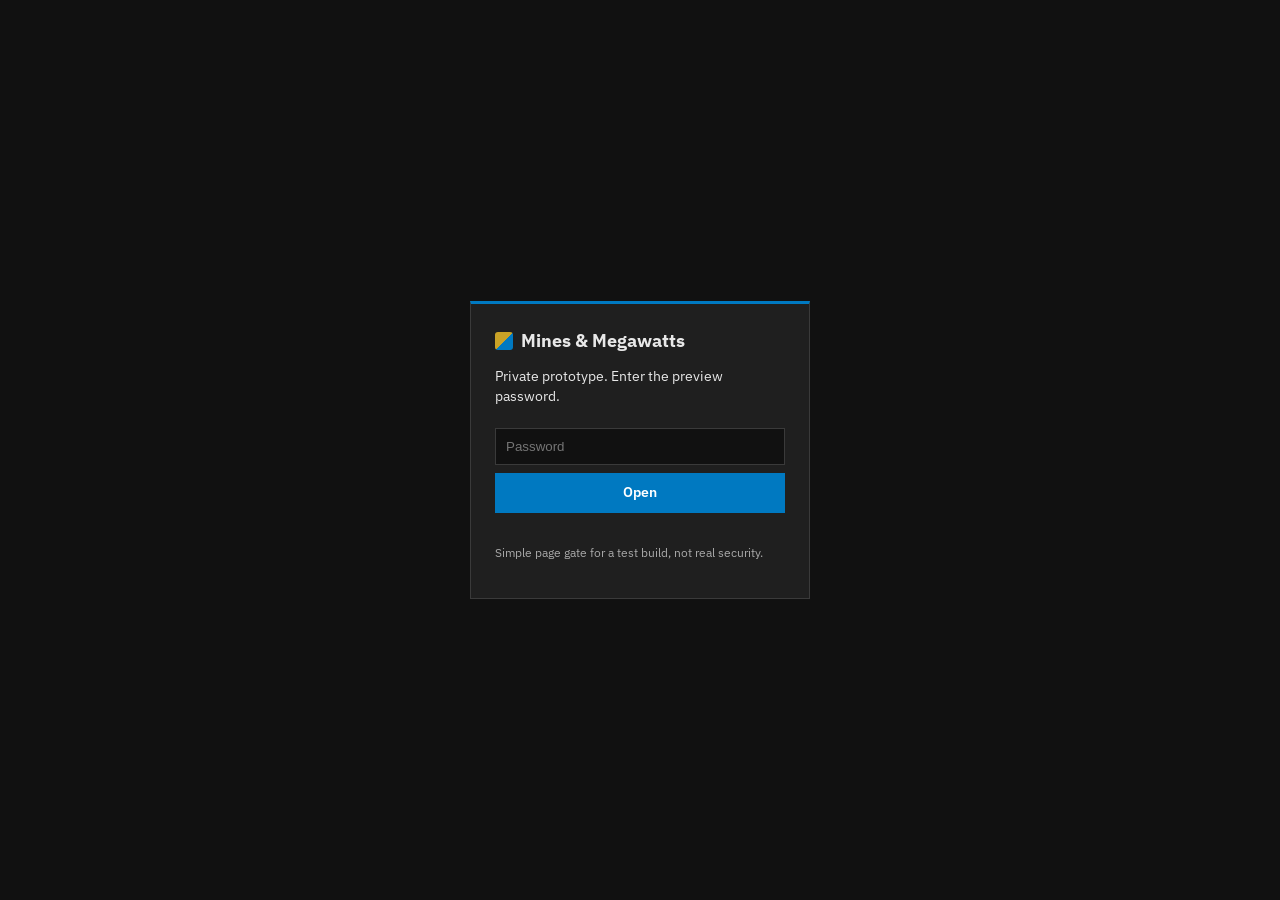
<file: y9yybb01e54s460W/index.html>
<!doctype html>
<html lang="en">
<head>
<meta charset="utf-8">
<meta http-equiv="Cache-Control" content="no-cache, no-store, must-revalidate">
<meta http-equiv="Pragma" content="no-cache">
<meta http-equiv="Expires" content="0">
<meta name="viewport" content="width=device-width,initial-scale=1,viewport-fit=cover">
<meta name="robots" content="noindex,nofollow,noarchive">
<title>Mines &amp; Megawatts · West Virginia (private prototype)</title>
<link rel="icon" href="data:image/svg+xml,%3Csvg xmlns=%22http://www.w3.org/2000/svg%22 viewBox=%220 0 16 16%22%3E%3Cpath d=%22M0 0h16L0 16z%22 fill=%22%23c9a227%22/%3E%3Cpath d=%22M16 0v16H0z%22 fill=%22%230079c1%22/%3E%3C/svg%3E">
<link rel="stylesheet" href="vendor/maplibre-gl.css">
<link rel="stylesheet" href="app.css?v=0bc0e6dcd1">
</head>
<body>
<div id="gate" role="dialog" aria-modal="true" aria-labelledby="gate-t">
  <form id="gate-f" autocomplete="off">
    <div class="brand"><span class="mark" aria-hidden="true"></span><b id="gate-t">Mines &amp; Megawatts</b></div>
    <p>Private prototype. Enter the preview password.</p>
    <input id="gate-p" type="password" aria-label="Preview password" placeholder="Password" required>
    <button type="submit">Open</button>
    <p id="gate-e" class="err" role="alert"></p>
    <p class="fine">Simple page gate for a test build, not real security.</p>
  </form>
</div>

<header id="top">
  <button id="btn-panel" class="iconbtn" aria-label="Show or hide layers panel" aria-expanded="true">
    <svg viewBox="0 0 24 24"><path d="M3 6h18M3 12h18M3 18h18"/></svg></button>
  <span class="mark" aria-hidden="true"></span>
  <h1>Mines &amp; Megawatts <span class="sub">West Virginia</span></h1>
  <span class="badge">Prototype</span>
  <div id="viewsw" role="group" aria-label="Map view">
    <button type="button" data-view="wv" class="on" aria-pressed="true" title="West Virginia: every layer">WV</button><button type="button" data-view="us" aria-pressed="false" title="United States: data centers by state">US</button>
  </div>
  <span class="grow"></span>
  <button id="btn-search" class="iconbtn" aria-label="Search places, data centers, mines and wells" aria-expanded="false" aria-controls="search" title="Search (/)">
    <svg viewBox="0 0 24 24"><circle cx="11" cy="11" r="7"/><path d="M20 20l-4.2-4.2"/></svg></button>
  <button id="btn-about" class="textbtn" aria-label="Sources and credits"><span class="lbl">Sources</span><svg viewBox="0 0 24 24" aria-hidden="true"><circle cx="12" cy="12" r="9"/><path d="M12 11v6M12 7.5v.5"/></svg></button>
</header>

<div id="cards" aria-label="Key numbers"></div>
<div id="scope"></div>

<aside id="panel" aria-label="Layers and sections">
  <div class="sheet-handle" id="panel-handle"><span></span></div>
  <div class="tabs" role="tablist">
    <button role="tab" class="tab on" data-tab="layers" aria-selected="true">Layers</button>
    <button role="tab" class="tab" data-tab="charts" aria-selected="false">Charts</button>
  </div>
  <div id="sections" class="tabpane on" data-pane="layers"></div>
  <div id="us-sections" class="tabpane on" data-pane="layers"></div>
  <div id="charts-m" class="tabpane" data-pane="charts"></div>
</aside>

<div id="map" aria-label="Map"></div>

<div id="search" role="dialog" aria-label="Search" hidden>
  <div class="sx-bar">
    <svg viewBox="0 0 24 24" aria-hidden="true"><circle cx="11" cy="11" r="7"/><path d="M20 20l-4.2-4.2"/></svg>
    <input id="sx-q" type="search" role="combobox" aria-autocomplete="list" aria-expanded="true" aria-controls="sx-r" autocomplete="off" autocapitalize="off" spellcheck="false" placeholder="State, county, town, data center, mine, charging, well API…" enterkeyhint="search">
    <button id="sx-x" class="iconbtn" aria-label="Close search"><svg viewBox="0 0 24 24"><path d="M6 6l12 12M18 6L6 18"/></svg></button>
  </div>
  <ul id="sx-r" role="listbox" aria-label="Search results"></ul>
  <p class="sx-foot">Searches the data inside the app. Towns and counties: U.S. Census 2024 Gazetteer.</p>
</div>

<div id="offline" role="status" hidden><b>You're offline.</b> The map background and terrain need an internet connection. Reconnect, then <button id="offline-retry" type="button">Retry</button></div>

<div id="legend" class="box"><button id="legend-h" aria-expanded="true">Legend</button><div id="legend-b"></div></div>

<section id="charts" class="box" aria-label="Charts"></section>

<aside id="detail" class="box" aria-live="polite" hidden></aside>

<div id="about" role="dialog" aria-modal="true" hidden></div>

<div id="disc">For information only. <b>Not for engineering, legal, or investment decisions.</b> Estimates are labeled. ⚠ = unverified.</div>

<script src="vendor/maplibre-gl.js"></script>
<script src="app.js?v=0bc0e6dcd1"></script>
</body>
</html>
</file>
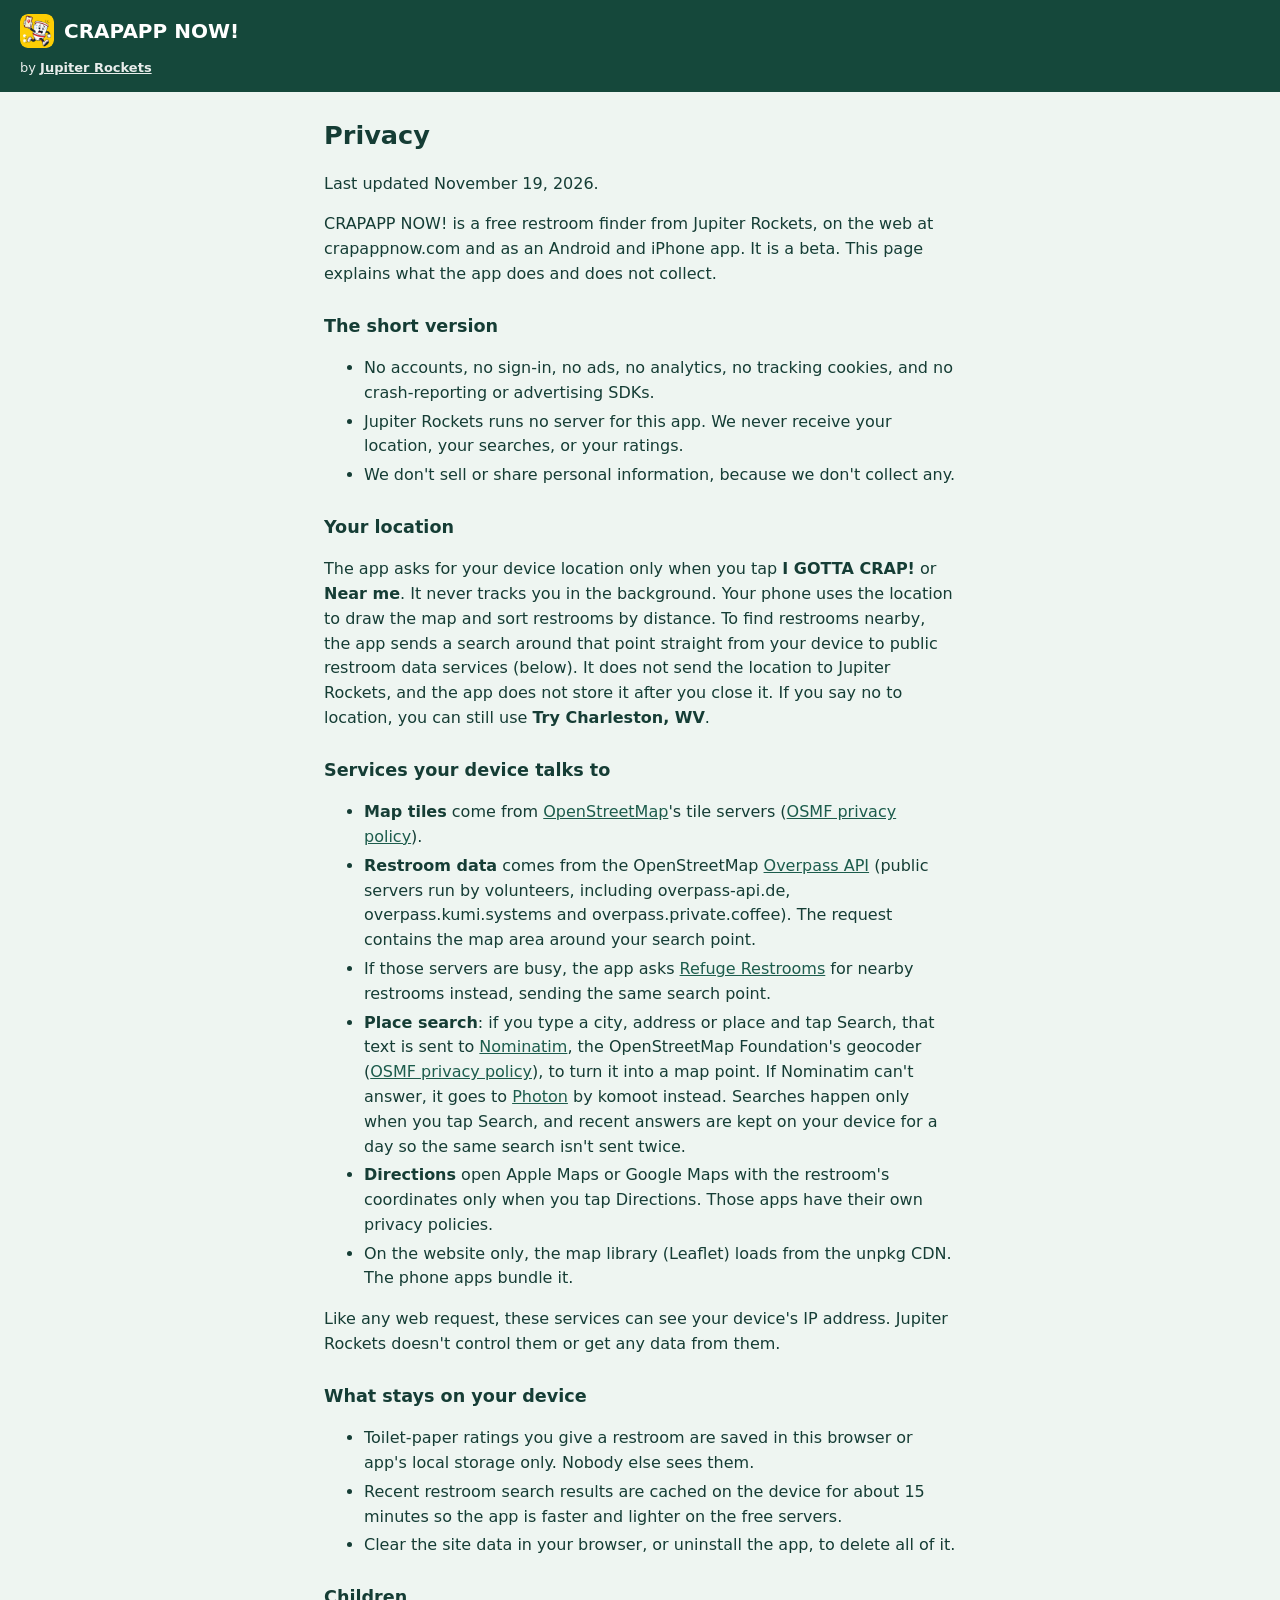
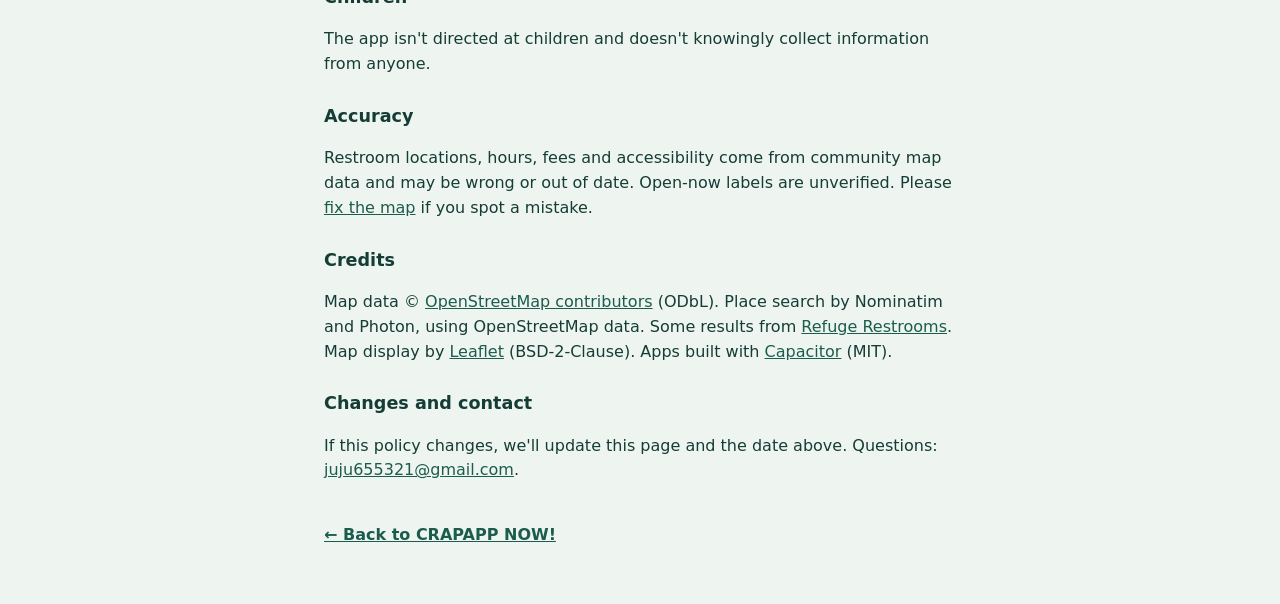
<file: 47xu24ry94qr7gnl/privacy.html>
<!doctype html>
<html lang="en">
<head>
  <meta charset="UTF-8">
  <meta name="robots" content="noindex,nofollow">
  <meta name="viewport" content="width=device-width,initial-scale=1,viewport-fit=cover">
  <meta name="theme-color" content="#15483b">
  <title>Privacy · CRAPAPP NOW!</title>
  <meta name="description" content="Privacy policy for CRAPAPP NOW! No accounts, no tracking, no ads. Your location is used to find restrooms and is never sent to us.">
  <link rel="icon" type="image/png" href="icons/favicon.png">
  <link rel="apple-touch-icon" href="icons/apple-touch-icon.png">
  <link rel="canonical" href="https://crapappnow.com/privacy.html">
  <style>
    *{box-sizing:border-box}
    body{margin:0;font:16px/1.55 system-ui,"Segoe UI",sans-serif;color:#153d35;background:#eef5f1}
    header{background:#15483b;color:#fff;padding:calc(14px + env(safe-area-inset-top,0px)) max(20px,calc(env(safe-area-inset-right,0px) + 8px)) 14px max(20px,calc(env(safe-area-inset-left,0px) + 8px))}
    header a{color:#fff;text-decoration:none;font-weight:800;font-size:1.25rem}
    header a.brand{display:inline-flex;align-items:center;gap:10px}
    header a.brand img{border-radius:8px;flex:none}
    header p{margin:2px 0 0;font-size:13px;opacity:.9}
    header p a{font-size:inherit;font-weight:600;text-decoration:underline}
    main{max-width:42rem;margin:0 auto;padding:24px max(20px,calc(env(safe-area-inset-right,0px) + 8px)) calc(56px + env(safe-area-inset-bottom,0px)) max(20px,calc(env(safe-area-inset-left,0px) + 8px))}
    h1{font-size:1.6rem;margin:0 0 6px}
    h2{font-size:1.1rem;margin:26px 0 8px}
    a{color:#1c5c4c}
    li{margin:4px 0}
    .back{display:inline-block;margin-top:24px;font-weight:700}
  </style>
</head>
<body>
  <header>
    <a class="brand" href="./"><img src="icons/logo-header.png" width="34" height="34" alt="">CRAPAPP NOW!</a>
    <p>by <a href="https://www.jupiterrockets.com/">Jupiter Rockets</a></p>
  </header>
  <main>
    <h1>Privacy</h1>
    <p>Last updated November 19, 2026.</p>
    <p>CRAPAPP NOW! is a free restroom finder from Jupiter Rockets, on the web at crapappnow.com and as an Android and iPhone app. It is a beta. This page explains what the app does and does not collect.</p>

    <h2>The short version</h2>
    <ul>
      <li>No accounts, no sign-in, no ads, no analytics, no tracking cookies, and no crash-reporting or advertising SDKs.</li>
      <li>Jupiter Rockets runs no server for this app. We never receive your location, your searches, or your ratings.</li>
      <li>We don't sell or share personal information, because we don't collect any.</li>
    </ul>

    <h2>Your location</h2>
    <p>The app asks for your device location only when you tap <b>I GOTTA CRAP!</b> or <b>Near me</b>. It never tracks you in the background. Your phone uses the location to draw the map and sort restrooms by distance. To find restrooms nearby, the app sends a search around that point straight from your device to public restroom data services (below). It does not send the location to Jupiter Rockets, and the app does not store it after you close it. If you say no to location, you can still use <b>Try Charleston, WV</b>.</p>

    <h2>Services your device talks to</h2>
    <ul>
      <li><b>Map tiles</b> come from <a href="https://www.openstreetmap.org/">OpenStreetMap</a>'s tile servers (<a href="https://osmfoundation.org/wiki/Privacy_Policy">OSMF privacy policy</a>).</li>
      <li><b>Restroom data</b> comes from the OpenStreetMap <a href="https://wiki.openstreetmap.org/wiki/Overpass_API">Overpass API</a> (public servers run by volunteers, including overpass-api.de, overpass.kumi.systems and overpass.private.coffee). The request contains the map area around your search point.</li>
      <li>If those servers are busy, the app asks <a href="https://www.refugerestrooms.org/">Refuge Restrooms</a> for nearby restrooms instead, sending the same search point.</li>
      <li><b>Place search</b>: if you type a city, address or place and tap Search, that text is sent to <a href="https://nominatim.org/">Nominatim</a>, the OpenStreetMap Foundation's geocoder (<a href="https://osmfoundation.org/wiki/Privacy_Policy">OSMF privacy policy</a>), to turn it into a map point. If Nominatim can't answer, it goes to <a href="https://photon.komoot.io/">Photon</a> by komoot instead. Searches happen only when you tap Search, and recent answers are kept on your device for a day so the same search isn't sent twice.</li>
      <li><b>Directions</b> open Apple Maps or Google Maps with the restroom's coordinates only when you tap Directions. Those apps have their own privacy policies.</li>
      <li>On the website only, the map library (Leaflet) loads from the unpkg CDN. The phone apps bundle it.</li>
    </ul>
    <p>Like any web request, these services can see your device's IP address. Jupiter Rockets doesn't control them or get any data from them.</p>

    <h2>What stays on your device</h2>
    <ul>
      <li>Toilet-paper ratings you give a restroom are saved in this browser or app's local storage only. Nobody else sees them.</li>
      <li>Recent restroom search results are cached on the device for about 15 minutes so the app is faster and lighter on the free servers.</li>
      <li>Clear the site data in your browser, or uninstall the app, to delete all of it.</li>
    </ul>

    <h2>Children</h2>
    <p>The app isn't directed at children and doesn't knowingly collect information from anyone.</p>

    <h2>Accuracy</h2>
    <p>Restroom locations, hours, fees and accessibility come from community map data and may be wrong or out of date. Open-now labels are unverified. Please <a href="https://www.openstreetmap.org/fixthemap">fix the map</a> if you spot a mistake.</p>

    <h2>Credits</h2>
    <p>Map data © <a href="https://www.openstreetmap.org/copyright">OpenStreetMap contributors</a> (ODbL). Place search by Nominatim and Photon, using OpenStreetMap data. Some results from <a href="https://www.refugerestrooms.org/">Refuge Restrooms</a>. Map display by <a href="https://leafletjs.com/">Leaflet</a> (BSD-2-Clause). Apps built with <a href="https://capacitorjs.com/">Capacitor</a> (MIT).</p>

    <h2>Changes and contact</h2>
    <p>If this policy changes, we'll update this page and the date above. Questions: <a href="mailto:juju655321@gmail.com">juju655321@gmail.com</a>.</p>
    <a class="back" href="./">← Back to CRAPAPP NOW!</a>
  </main>
</body>
</html>
</file>
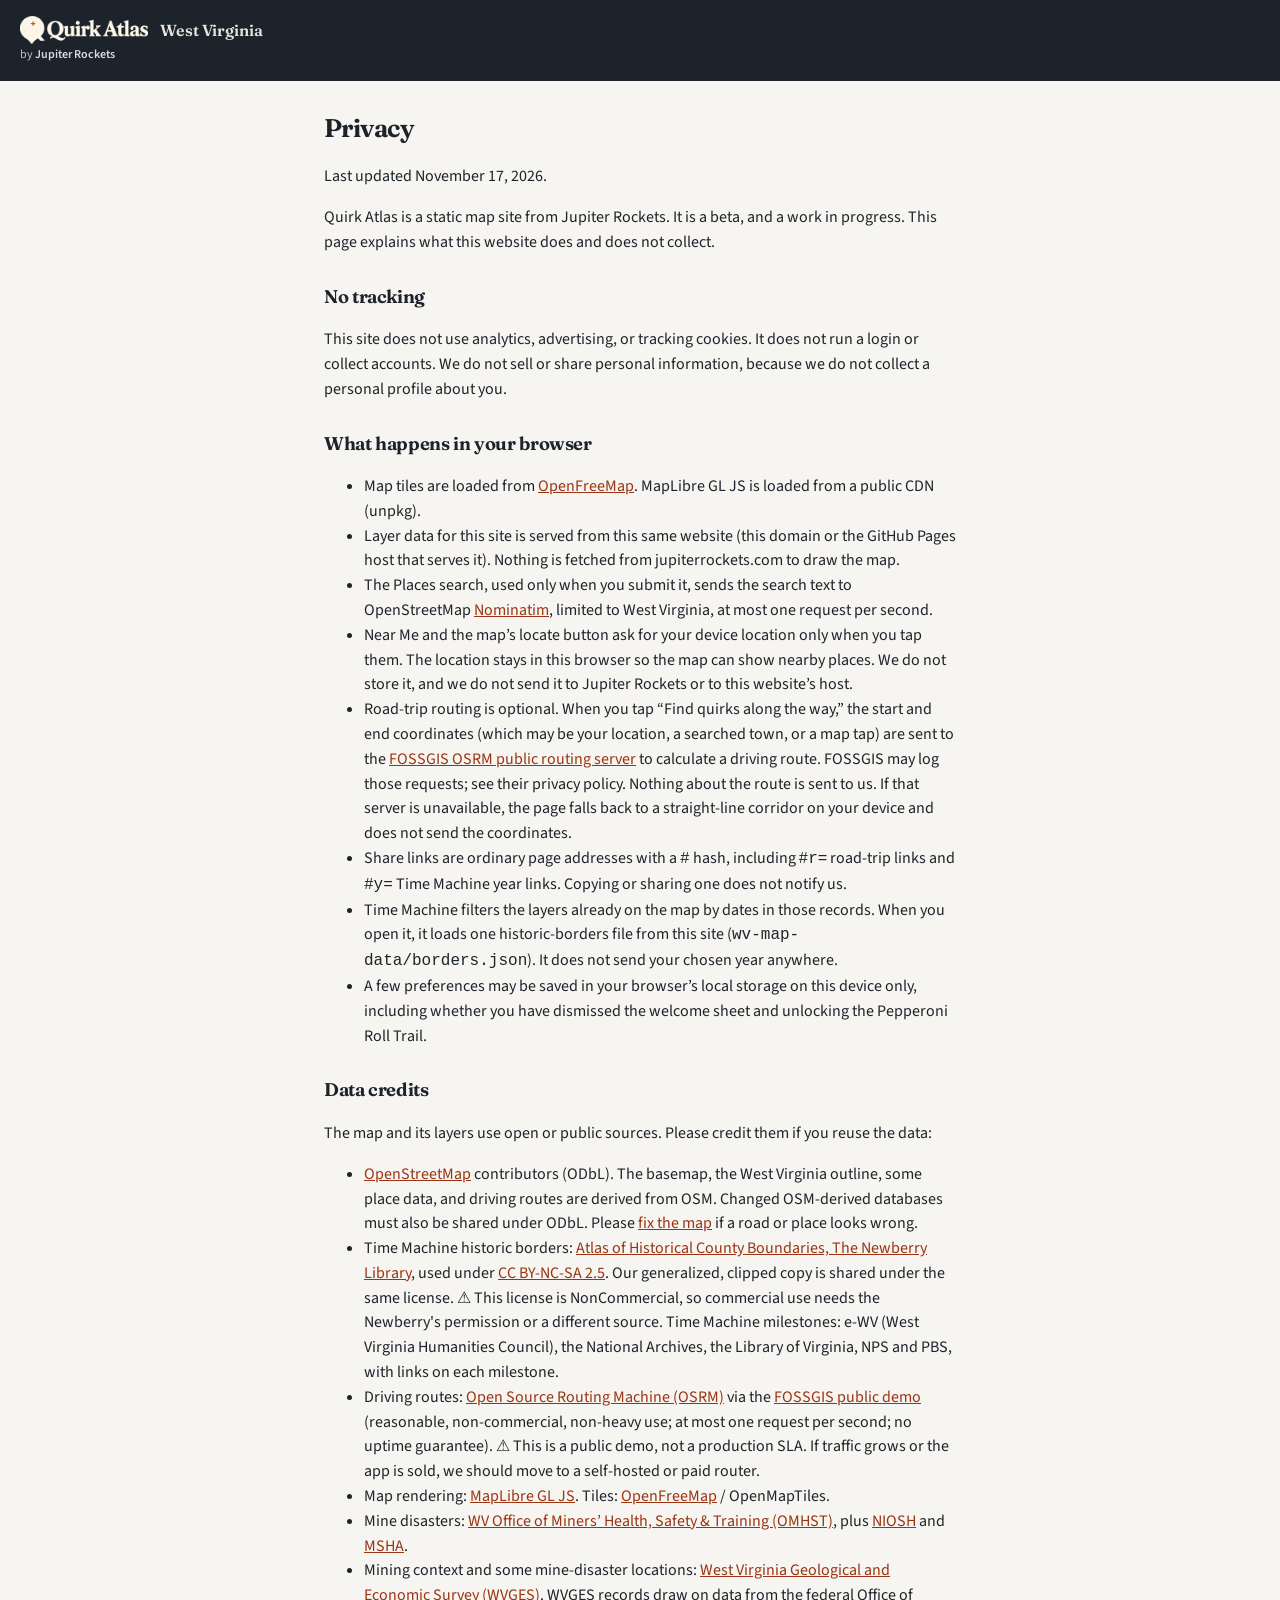
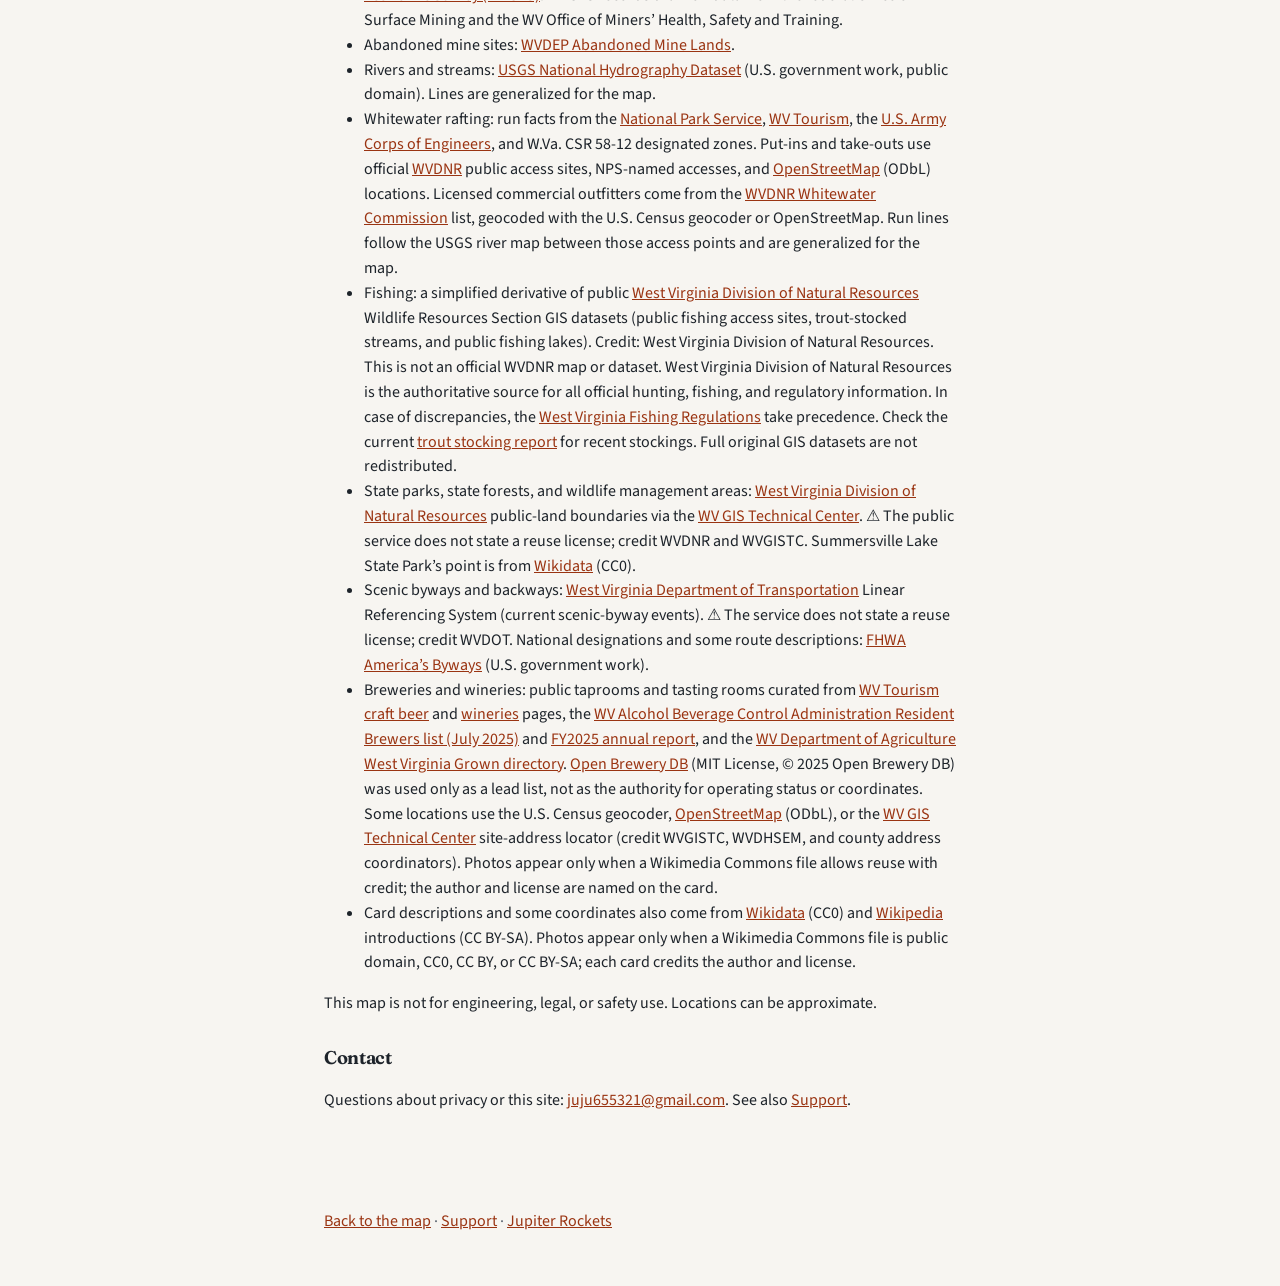
<file: epb9y7r6ysazldfn/privacy.html>
<!doctype html>
<html lang="en">
<head>
<meta charset="utf-8">
<meta name="viewport" content="width=device-width, initial-scale=1">
<title>Privacy · Quirk Atlas</title>
<meta name="description" content="Privacy policy for Quirk Atlas. This site does not use tracking, analytics, or advertising cookies.">
<link rel="icon" href="favicon.ico" sizes="any">
<link rel="icon" type="image/png" sizes="32x32" href="favicon-32.png">
<link rel="apple-touch-icon" href="apple-touch-icon.png">
<link rel="canonical" href="https://quirkatlas.com/privacy.html">
<style>
*{box-sizing:border-box}
@font-face{font-family:Fraunces;font-style:normal;font-weight:400 700;font-display:swap;src:url(fonts/Fraunces-latin-variable.woff2) format("woff2")}
@font-face{font-family:"Source Sans 3";font-style:normal;font-weight:400 700;font-display:swap;src:url(fonts/SourceSans3-latin-variable.woff2) format("woff2")}
body{margin:0;font-family:"Source Sans 3",system-ui,-apple-system,Segoe UI,Roboto,sans-serif;color:#1d232a;background:#f7f5f1;line-height:1.55}
header{background:#1d232a;color:#f7f5f1;padding:16px 20px}
header a{color:#f7f5f1;text-decoration:none;font-family:Fraunces,Georgia,serif;font-weight:650;font-size:1.15rem}
header a.brand-link{display:flex;align-items:center;gap:12px;width:fit-content}
header a.brand-link img{height:28px;width:auto;display:block}
header a.brand-link .place{font-size:1rem;font-weight:600;opacity:.92}
header .by{font-size:12px;color:#b9c0c7;margin:2px 0 0;font-family:"Source Sans 3",system-ui,sans-serif;font-weight:400}
header .by a{color:#d7dde2;font-family:inherit;font-weight:600;font-size:inherit}
h1,h2{font-family:Fraunces,Georgia,serif;font-weight:650;letter-spacing:-0.02em}
a{color:#9A3412}
main{max-width:42rem;margin:0 auto;padding:28px 20px 64px}
h1{font-size:1.6rem;margin:0 0 8px}
h2{font-size:1.15rem;margin:28px 0 8px}
p,li{font-size:16px}
footer{max-width:42rem;margin:0 auto;padding:0 20px 40px;font-size:13px;color:#5a6470}
</style>
</head>
<body>
<header>
  <a href="index.html" class="brand-link"><img src="brand/wordmark-on-dark.png" alt="Quirk Atlas" width="128" height="28"><span class="place">West Virginia</span></a>
  <p class="by">by <a href="https://www.jupiterrockets.com/">Jupiter Rockets</a></p>
</header>
<main>
  <h1>Privacy</h1>
  <p>Last updated November 17, 2026.</p>
  <p>Quirk Atlas is a static map site from Jupiter Rockets. It is a beta, and a work in progress. This page explains what this website does and does not collect.</p>

  <h2>No tracking</h2>
  <p>This site does not use analytics, advertising, or tracking cookies. It does not run a login or collect accounts. We do not sell or share personal information, because we do not collect a personal profile about you.</p>

  <h2>What happens in your browser</h2>
  <ul>
    <li>Map tiles are loaded from <a href="https://openfreemap.org/">OpenFreeMap</a>. MapLibre GL JS is loaded from a public CDN (unpkg).</li>
    <li>Layer data for this site is served from this same website (this domain or the GitHub Pages host that serves it). Nothing is fetched from jupiterrockets.com to draw the map.</li>
    <li>The Places search, used only when you submit it, sends the search text to OpenStreetMap <a href="https://operations.osmfoundation.org/policies/nominatim/">Nominatim</a>, limited to West Virginia, at most one request per second.</li>
    <li>Near Me and the map’s locate button ask for your device location only when you tap them. The location stays in this browser so the map can show nearby places. We do not store it, and we do not send it to Jupiter Rockets or to this website’s host.</li>
    <li>Road-trip routing is optional. When you tap “Find quirks along the way,” the start and end coordinates (which may be your location, a searched town, or a map tap) are sent to the <a href="https://routing.openstreetmap.de/about.html">FOSSGIS OSRM public routing server</a> to calculate a driving route. FOSSGIS may log those requests; see their privacy policy. Nothing about the route is sent to us. If that server is unavailable, the page falls back to a straight-line corridor on your device and does not send the coordinates.</li>
    <li>Share links are ordinary page addresses with a <code>#</code> hash, including <code>#r=</code> road-trip links and <code>#y=</code> Time Machine year links. Copying or sharing one does not notify us.</li>
    <li>Time Machine filters the layers already on the map by dates in those records. When you open it, it loads one historic-borders file from this site (<code>wv-map-data/borders.json</code>). It does not send your chosen year anywhere.</li>
    <li>A few preferences may be saved in your browser’s local storage on this device only, including whether you have dismissed the welcome sheet and unlocking the Pepperoni Roll Trail.</li>
  </ul>

  <h2>Data credits</h2>
  <p>The map and its layers use open or public sources. Please credit them if you reuse the data:</p>
  <ul>
    <li><a href="https://www.openstreetmap.org/copyright">OpenStreetMap</a> contributors (ODbL). The basemap, the West Virginia outline, some place data, and driving routes are derived from OSM. Changed OSM-derived databases must also be shared under ODbL. Please <a href="https://www.openstreetmap.org/fixthemap">fix the map</a> if a road or place looks wrong.</li>
    <li>Time Machine historic borders: <a href="https://publications.newberry.org/ahcb/">Atlas of Historical County Boundaries, The Newberry Library</a>, used under <a href="https://creativecommons.org/licenses/by-nc-sa/2.5/">CC BY-NC-SA 2.5</a>. Our generalized, clipped copy is shared under the same license. ⚠ This license is NonCommercial, so commercial use needs the Newberry's permission or a different source. Time Machine milestones: e-WV (West Virginia Humanities Council), the National Archives, the Library of Virginia, NPS and PBS, with links on each milestone.</li>
    <li>Driving routes: <a href="https://project-osrm.org/">Open Source Routing Machine (OSRM)</a> via the <a href="https://routing.openstreetmap.de/about.html">FOSSGIS public demo</a> (reasonable, non-commercial, non-heavy use; at most one request per second; no uptime guarantee). ⚠ This is a public demo, not a production SLA. If traffic grows or the app is sold, we should move to a self-hosted or paid router.</li>
    <li>Map rendering: <a href="https://maplibre.org/">MapLibre GL JS</a>. Tiles: <a href="https://openfreemap.org/">OpenFreeMap</a> / OpenMapTiles.</li>
    <li>Mine disasters: <a href="https://minesafety.wv.gov/historical-statistical-data/wv-mine-disasters-1884-to-present/">WV Office of Miners’ Health, Safety &amp; Training (OMHST)</a>, plus <a href="https://wwwn.cdc.gov/NIOSH-Mining/MMWC/MineDisasters/Table">NIOSH</a> and <a href="https://www.msha.gov/data-and-reports/mine-data-retrieval-system">MSHA</a>.</li>
    <li>Mining context and some mine-disaster locations: <a href="https://www.wvgs.wvnet.edu/">West Virginia Geological and Economic Survey (WVGES)</a>. WVGES records draw on data from the federal Office of Surface Mining and the WV Office of Miners’ Health, Safety and Training.</li>
    <li>Abandoned mine sites: <a href="https://tagis.dep.wv.gov/home/gis%20data">WVDEP Abandoned Mine Lands</a>.</li>
    <li>Rivers and streams: <a href="https://www.usgs.gov/national-hydrography/national-hydrography-dataset">USGS National Hydrography Dataset</a> (U.S. government work, public domain). Lines are generalized for the map.</li>
    <li>Whitewater rafting: run facts from the <a href="https://www.nps.gov/neri/planyourvisit/whitewater.htm">National Park Service</a>, <a href="https://wvtourism.com/things-to-do/outdoor-adventures/whitewater-rafting/">WV Tourism</a>, the <a href="https://www.lrh-wc.usace.army.mil/wm/pages/wwsched.html">U.S. Army Corps of Engineers</a>, and W.Va. CSR 58-12 designated zones. Put-ins and take-outs use official <a href="https://wvdnr.gov/gis-mapping/">WVDNR</a> public access sites, NPS-named accesses, and <a href="https://www.openstreetmap.org/copyright">OpenStreetMap</a> (ODbL) locations. Licensed commercial outfitters come from the <a href="https://whitewater.wvdnr.gov/OutfittersAndGuides?Area=OutfittersAndGuides">WVDNR Whitewater Commission</a> list, geocoded with the U.S. Census geocoder or OpenStreetMap. Run lines follow the USGS river map between those access points and are generalized for the map.</li>
    <li>Fishing: a simplified derivative of public <a href="https://wvdnr.gov/gis-mapping/">West Virginia Division of Natural Resources</a> Wildlife Resources Section GIS datasets (public fishing access sites, trout-stocked streams, and public fishing lakes). Credit: West Virginia Division of Natural Resources. This is not an official WVDNR map or dataset. West Virginia Division of Natural Resources is the authoritative source for all official hunting, fishing, and regulatory information. In case of discrepancies, the <a href="https://wvdnr.gov/fishing/fishing-regulations/">West Virginia Fishing Regulations</a> take precedence. Check the current <a href="https://wvdnr.gov/fishing/fish-stocking/">trout stocking report</a> for recent stockings. Full original GIS datasets are not redistributed.</li>
    <li>State parks, state forests, and wildlife management areas: <a href="https://www.wvdnr.gov/">West Virginia Division of Natural Resources</a> public-land boundaries via the <a href="https://www.mapwv.gov/">WV GIS Technical Center</a>. ⚠ The public service does not state a reuse license; credit WVDNR and WVGISTC. Summersville Lake State Park’s point is from <a href="https://www.wikidata.org/">Wikidata</a> (CC0).</li>
    <li>Scenic byways and backways: <a href="https://transportation.wv.gov/">West Virginia Department of Transportation</a> Linear Referencing System (current scenic-byway events). ⚠ The service does not state a reuse license; credit WVDOT. National designations and some route descriptions: <a href="https://fhwaapps.fhwa.dot.gov/bywaysp/States/Show/WV">FHWA America’s Byways</a> (U.S. government work).</li>
    <li>Breweries and wineries: public taprooms and tasting rooms curated from <a href="https://wvtourism.com/things-to-do/arts-culture-history/dining-drinks/craft-beer/">WV Tourism craft beer</a> and <a href="https://wvtourism.com/wineries/">wineries</a> pages, the <a href="https://abca.wv.gov/media/32647/download?inline=">WV Alcohol Beverage Control Administration Resident Brewers list (July 2025)</a> and <a href="https://abca.wv.gov/media/32657/download?inline=">FY2025 annual report</a>, and the <a href="https://agriculture.wv.gov/wp-content/uploads/WVG-Directory-South-East.pdf">WV Department of Agriculture West Virginia Grown directory</a>. <a href="https://www.openbrewerydb.org/">Open Brewery DB</a> (MIT License, © 2025 Open Brewery DB) was used only as a lead list, not as the authority for operating status or coordinates. Some locations use the U.S. Census geocoder, <a href="https://www.openstreetmap.org/copyright">OpenStreetMap</a> (ODbL), or the <a href="https://www.mapwv.gov/">WV GIS Technical Center</a> site-address locator (credit WVGISTC, WVDHSEM, and county address coordinators). Photos appear only when a Wikimedia Commons file allows reuse with credit; the author and license are named on the card.</li>
    <li>Card descriptions and some coordinates also come from <a href="https://www.wikidata.org/">Wikidata</a> (CC0) and <a href="https://en.wikipedia.org/">Wikipedia</a> introductions (CC BY-SA). Photos appear only when a Wikimedia Commons file is public domain, CC0, CC BY, or CC BY-SA; each card credits the author and license.</li>
  </ul>
  <p>This map is not for engineering, legal, or safety use. Locations can be approximate.</p>

  <h2>Contact</h2>
  <p>Questions about privacy or this site: <a href="mailto:juju655321@gmail.com">juju655321@gmail.com</a>. See also <a href="support.html">Support</a>.</p>
</main>
<footer>
  <p><a href="index.html">Back to the map</a> · <a href="support.html">Support</a> · <a href="https://www.jupiterrockets.com/">Jupiter Rockets</a></p>
</footer>
</body>
</html>
</file>
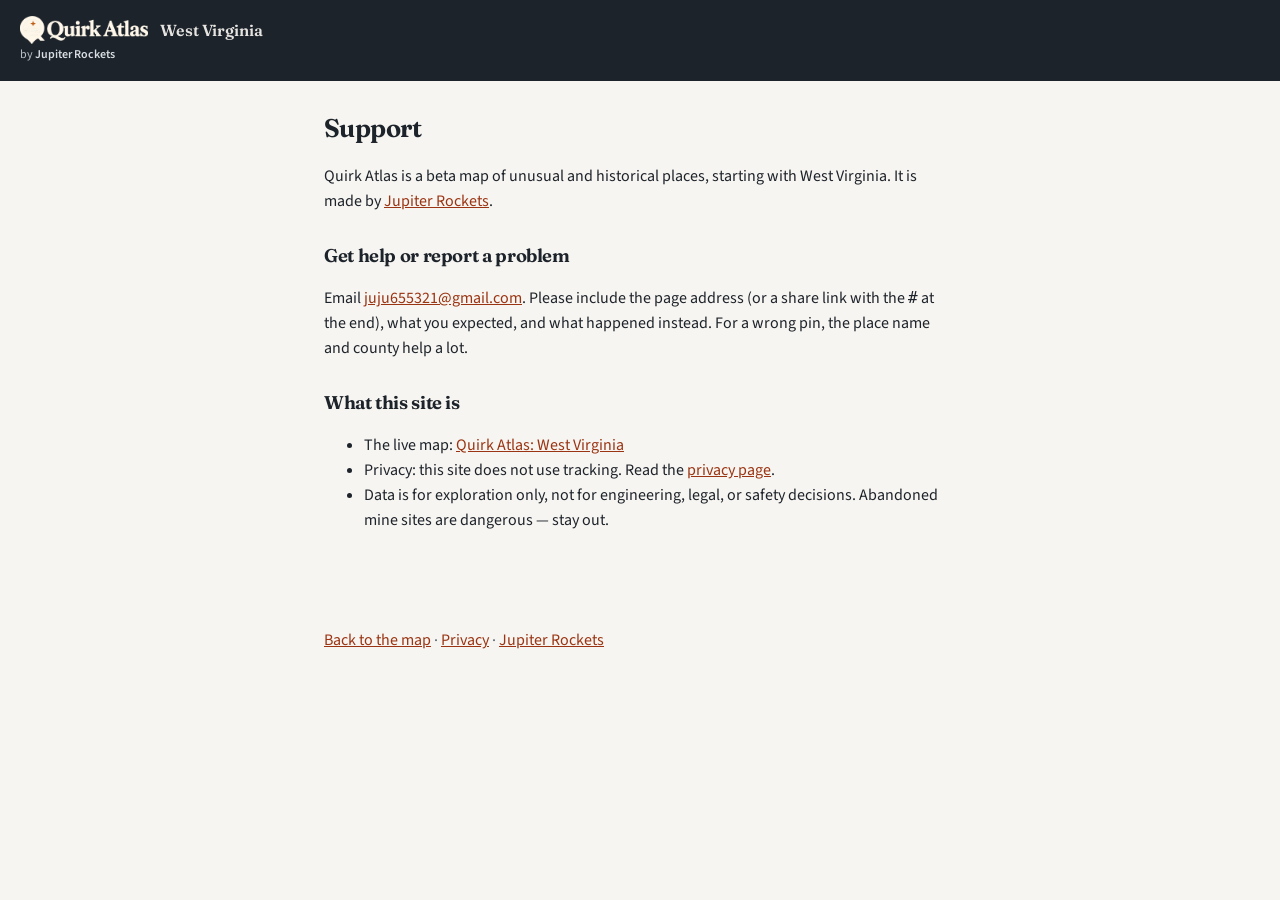
<file: epb9y7r6ysazldfn/support.html>
<!doctype html>
<html lang="en">
<head>
<meta charset="utf-8">
<meta name="viewport" content="width=device-width, initial-scale=1">
<title>Support · Quirk Atlas</title>
<meta name="description" content="How to get help with Quirk Atlas, report a map error, or reach Jupiter Rockets.">
<link rel="icon" href="favicon.ico" sizes="any">
<link rel="icon" type="image/png" sizes="32x32" href="favicon-32.png">
<link rel="apple-touch-icon" href="apple-touch-icon.png">
<link rel="canonical" href="https://quirkatlas.com/support.html">
<style>
*{box-sizing:border-box}
@font-face{font-family:Fraunces;font-style:normal;font-weight:400 700;font-display:swap;src:url(fonts/Fraunces-latin-variable.woff2) format("woff2")}
@font-face{font-family:"Source Sans 3";font-style:normal;font-weight:400 700;font-display:swap;src:url(fonts/SourceSans3-latin-variable.woff2) format("woff2")}
body{margin:0;font-family:"Source Sans 3",system-ui,-apple-system,Segoe UI,Roboto,sans-serif;color:#1d232a;background:#f7f5f1;line-height:1.55}
header{background:#1d232a;color:#f7f5f1;padding:16px 20px}
header a{color:#f7f5f1;text-decoration:none;font-family:Fraunces,Georgia,serif;font-weight:650;font-size:1.15rem}
header a.brand-link{display:flex;align-items:center;gap:12px;width:fit-content}
header a.brand-link img{height:28px;width:auto;display:block}
header a.brand-link .place{font-size:1rem;font-weight:600;opacity:.92}
header .by{font-size:12px;color:#b9c0c7;margin:2px 0 0;font-family:"Source Sans 3",system-ui,sans-serif;font-weight:400}
header .by a{color:#d7dde2;font-family:inherit;font-weight:600;font-size:inherit}
h1,h2{font-family:Fraunces,Georgia,serif;font-weight:650;letter-spacing:-0.02em}
a{color:#9A3412}
main{max-width:42rem;margin:0 auto;padding:28px 20px 64px}
h1{font-size:1.6rem;margin:0 0 8px}
h2{font-size:1.15rem;margin:28px 0 8px}
p,li{font-size:16px}
footer{max-width:42rem;margin:0 auto;padding:0 20px 40px;font-size:13px;color:#5a6470}
</style>
</head>
<body>
<header>
  <a href="index.html" class="brand-link"><img src="brand/wordmark-on-dark.png" alt="Quirk Atlas" width="128" height="28"><span class="place">West Virginia</span></a>
  <p class="by">by <a href="https://www.jupiterrockets.com/">Jupiter Rockets</a></p>
</header>
<main>
  <h1>Support</h1>
  <p>Quirk Atlas is a beta map of unusual and historical places, starting with West Virginia. It is made by <a href="https://www.jupiterrockets.com/">Jupiter Rockets</a>.</p>

  <h2>Get help or report a problem</h2>
  <p>Email <a href="mailto:juju655321@gmail.com">juju655321@gmail.com</a>. Please include the page address (or a share link with the <code>#</code> at the end), what you expected, and what happened instead. For a wrong pin, the place name and county help a lot.</p>

  <h2>What this site is</h2>
  <ul>
    <li>The live map: <a href="index.html">Quirk Atlas: West Virginia</a></li>
    <li>Privacy: this site does not use tracking. Read the <a href="privacy.html">privacy page</a>.</li>
    <li>Data is for exploration only, not for engineering, legal, or safety decisions. Abandoned mine sites are dangerous — stay out.</li>
  </ul>
</main>
<footer>
  <p><a href="index.html">Back to the map</a> · <a href="privacy.html">Privacy</a> · <a href="https://www.jupiterrockets.com/">Jupiter Rockets</a></p>
</footer>
</body>
</html>
</file>
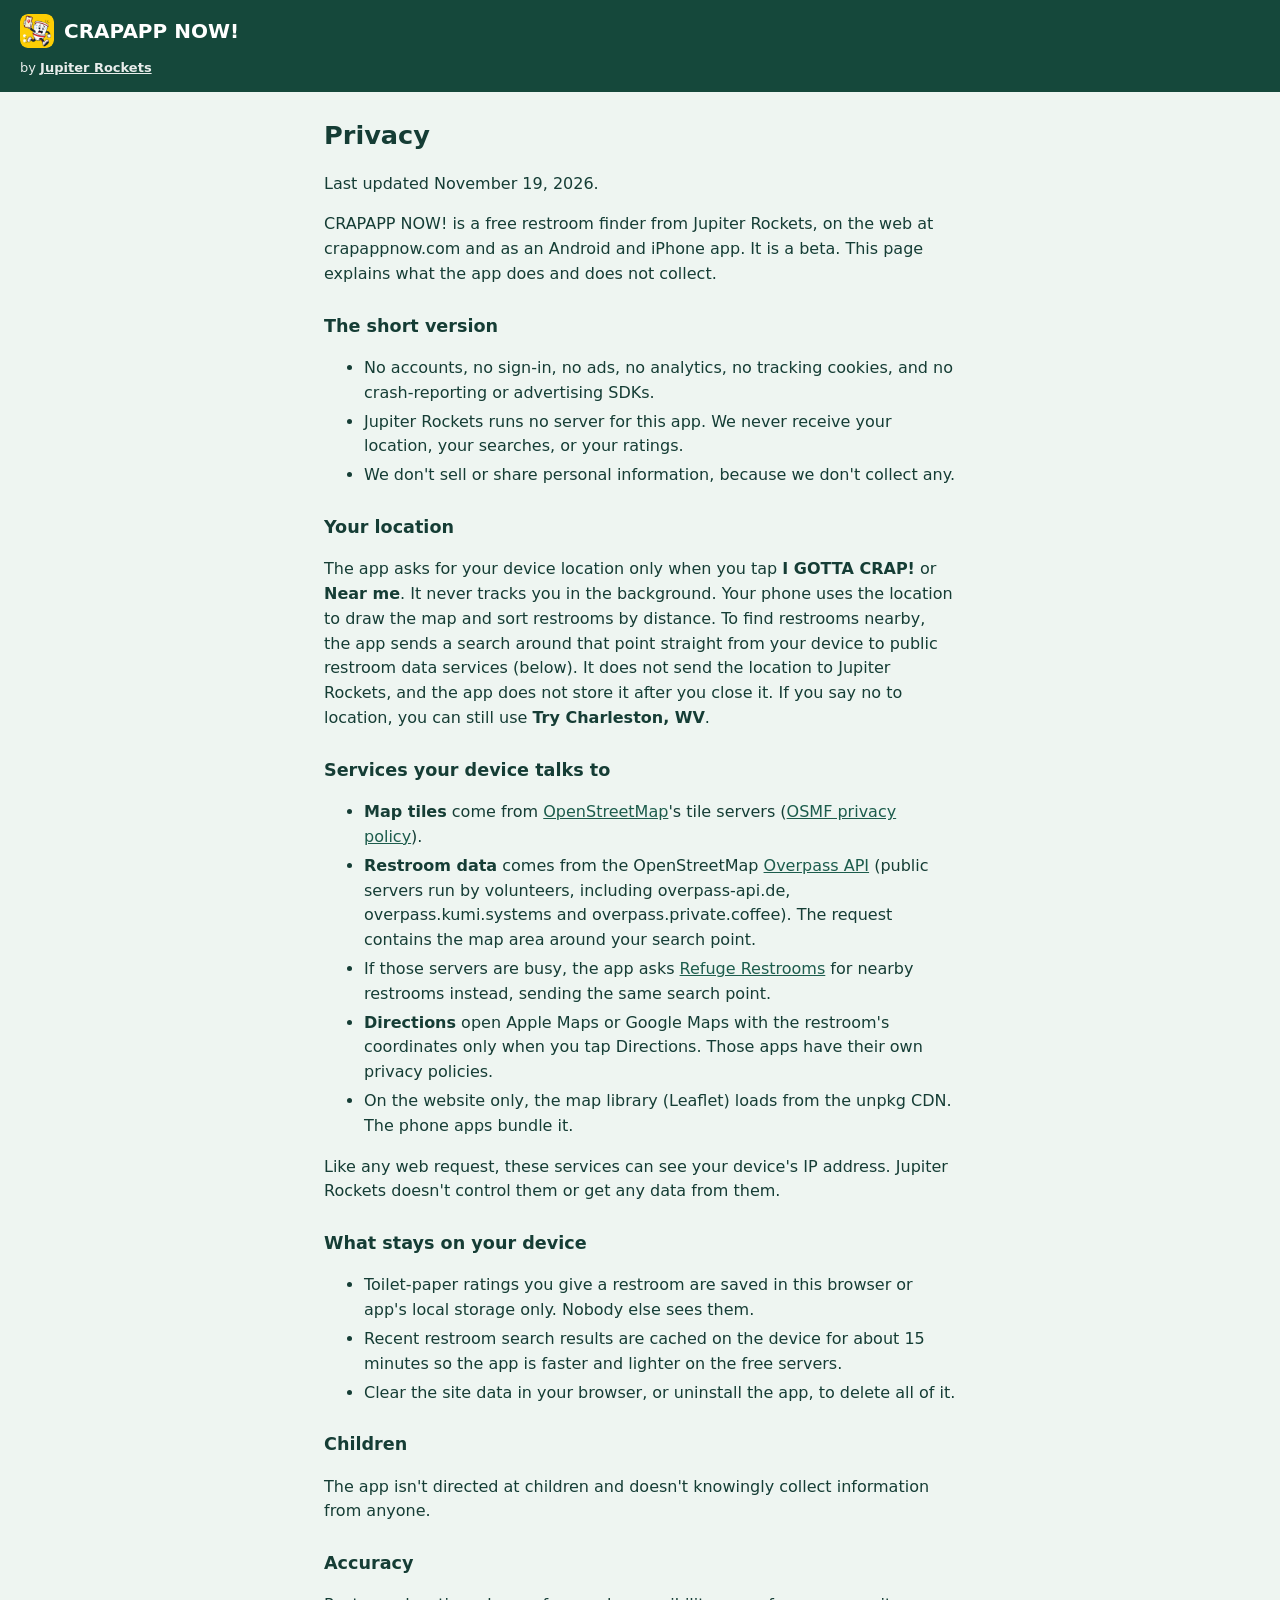
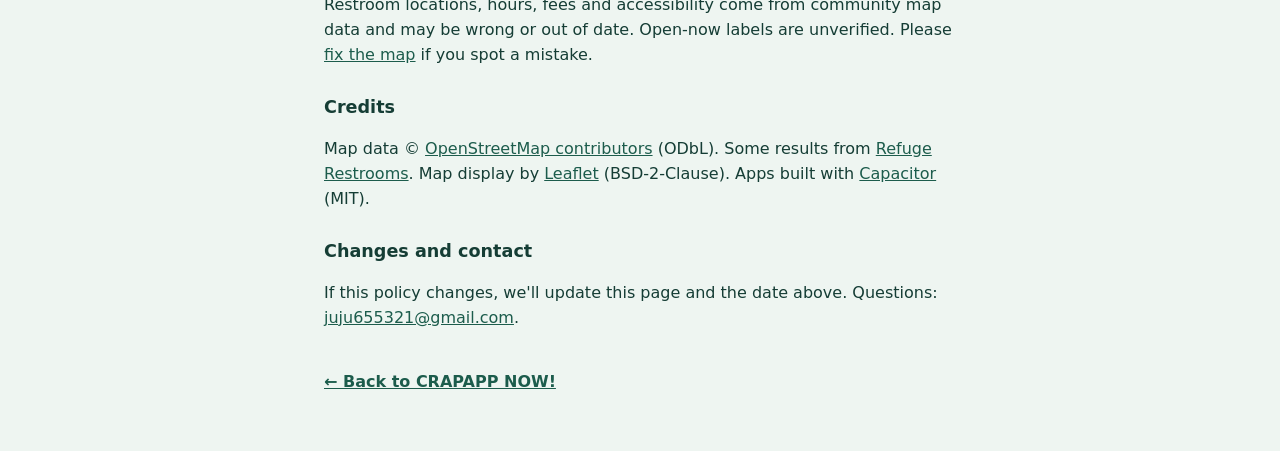
<file: qhjya8cvovfzligq/privacy.html>
<!doctype html>
<html lang="en">
<head>
  <meta charset="UTF-8">
  <meta name="robots" content="noindex,nofollow">
  <meta name="viewport" content="width=device-width,initial-scale=1,viewport-fit=cover">
  <meta name="theme-color" content="#15483b">
  <title>Privacy · CRAPAPP NOW!</title>
  <meta name="description" content="Privacy policy for CRAPAPP NOW! No accounts, no tracking, no ads. Your location is used to find restrooms and is never sent to us.">
  <link rel="icon" type="image/png" href="icons/favicon.png">
  <link rel="apple-touch-icon" href="icons/apple-touch-icon.png">
  <link rel="canonical" href="https://crapappnow.com/privacy.html">
  <style>
    *{box-sizing:border-box}
    body{margin:0;font:16px/1.55 system-ui,"Segoe UI",sans-serif;color:#153d35;background:#eef5f1}
    header{background:#15483b;color:#fff;padding:calc(14px + env(safe-area-inset-top,0px)) max(20px,calc(env(safe-area-inset-right,0px) + 8px)) 14px max(20px,calc(env(safe-area-inset-left,0px) + 8px))}
    header a{color:#fff;text-decoration:none;font-weight:800;font-size:1.25rem}
    header a.brand{display:inline-flex;align-items:center;gap:10px}
    header a.brand img{border-radius:8px;flex:none}
    header p{margin:2px 0 0;font-size:13px;opacity:.9}
    header p a{font-size:inherit;font-weight:600;text-decoration:underline}
    main{max-width:42rem;margin:0 auto;padding:24px max(20px,calc(env(safe-area-inset-right,0px) + 8px)) calc(56px + env(safe-area-inset-bottom,0px)) max(20px,calc(env(safe-area-inset-left,0px) + 8px))}
    h1{font-size:1.6rem;margin:0 0 6px}
    h2{font-size:1.1rem;margin:26px 0 8px}
    a{color:#1c5c4c}
    li{margin:4px 0}
    .back{display:inline-block;margin-top:24px;font-weight:700}
  </style>
</head>
<body>
  <header>
    <a class="brand" href="./"><img src="icons/logo-header.png" width="34" height="34" alt="">CRAPAPP NOW!</a>
    <p>by <a href="https://www.jupiterrockets.com/">Jupiter Rockets</a></p>
  </header>
  <main>
    <h1>Privacy</h1>
    <p>Last updated November 19, 2026.</p>
    <p>CRAPAPP NOW! is a free restroom finder from Jupiter Rockets, on the web at crapappnow.com and as an Android and iPhone app. It is a beta. This page explains what the app does and does not collect.</p>

    <h2>The short version</h2>
    <ul>
      <li>No accounts, no sign-in, no ads, no analytics, no tracking cookies, and no crash-reporting or advertising SDKs.</li>
      <li>Jupiter Rockets runs no server for this app. We never receive your location, your searches, or your ratings.</li>
      <li>We don't sell or share personal information, because we don't collect any.</li>
    </ul>

    <h2>Your location</h2>
    <p>The app asks for your device location only when you tap <b>I GOTTA CRAP!</b> or <b>Near me</b>. It never tracks you in the background. Your phone uses the location to draw the map and sort restrooms by distance. To find restrooms nearby, the app sends a search around that point straight from your device to public restroom data services (below). It does not send the location to Jupiter Rockets, and the app does not store it after you close it. If you say no to location, you can still use <b>Try Charleston, WV</b>.</p>

    <h2>Services your device talks to</h2>
    <ul>
      <li><b>Map tiles</b> come from <a href="https://www.openstreetmap.org/">OpenStreetMap</a>'s tile servers (<a href="https://osmfoundation.org/wiki/Privacy_Policy">OSMF privacy policy</a>).</li>
      <li><b>Restroom data</b> comes from the OpenStreetMap <a href="https://wiki.openstreetmap.org/wiki/Overpass_API">Overpass API</a> (public servers run by volunteers, including overpass-api.de, overpass.kumi.systems and overpass.private.coffee). The request contains the map area around your search point.</li>
      <li>If those servers are busy, the app asks <a href="https://www.refugerestrooms.org/">Refuge Restrooms</a> for nearby restrooms instead, sending the same search point.</li>
      <li><b>Directions</b> open Apple Maps or Google Maps with the restroom's coordinates only when you tap Directions. Those apps have their own privacy policies.</li>
      <li>On the website only, the map library (Leaflet) loads from the unpkg CDN. The phone apps bundle it.</li>
    </ul>
    <p>Like any web request, these services can see your device's IP address. Jupiter Rockets doesn't control them or get any data from them.</p>

    <h2>What stays on your device</h2>
    <ul>
      <li>Toilet-paper ratings you give a restroom are saved in this browser or app's local storage only. Nobody else sees them.</li>
      <li>Recent restroom search results are cached on the device for about 15 minutes so the app is faster and lighter on the free servers.</li>
      <li>Clear the site data in your browser, or uninstall the app, to delete all of it.</li>
    </ul>

    <h2>Children</h2>
    <p>The app isn't directed at children and doesn't knowingly collect information from anyone.</p>

    <h2>Accuracy</h2>
    <p>Restroom locations, hours, fees and accessibility come from community map data and may be wrong or out of date. Open-now labels are unverified. Please <a href="https://www.openstreetmap.org/fixthemap">fix the map</a> if you spot a mistake.</p>

    <h2>Credits</h2>
    <p>Map data © <a href="https://www.openstreetmap.org/copyright">OpenStreetMap contributors</a> (ODbL). Some results from <a href="https://www.refugerestrooms.org/">Refuge Restrooms</a>. Map display by <a href="https://leafletjs.com/">Leaflet</a> (BSD-2-Clause). Apps built with <a href="https://capacitorjs.com/">Capacitor</a> (MIT).</p>

    <h2>Changes and contact</h2>
    <p>If this policy changes, we'll update this page and the date above. Questions: <a href="mailto:juju655321@gmail.com">juju655321@gmail.com</a>.</p>
    <a class="back" href="./">← Back to CRAPAPP NOW!</a>
  </main>
</body>
</html>
</file>
<file: y9yybb01e54s460W/vendor/maplibre-gl.css>
.maplibregl-map{font:12px/20px Helvetica Neue,Arial,Helvetica,sans-serif;overflow:hidden;position:relative;-webkit-tap-highlight-color:rgb(0 0 0/0)}.maplibregl-canvas{left:0;position:absolute;top:0}.maplibregl-map:fullscreen{height:100%;width:100%}.maplibregl-ctrl-group button.maplibregl-ctrl-compass{touch-action:none}.maplibregl-canvas-container.maplibregl-interactive,.maplibregl-ctrl-group button.maplibregl-ctrl-compass{cursor:grab;-webkit-user-select:none;-moz-user-select:none;user-select:none}.maplibregl-canvas-container.maplibregl-interactive.maplibregl-track-pointer{cursor:pointer}.maplibregl-canvas-container.maplibregl-interactive:active,.maplibregl-ctrl-group button.maplibregl-ctrl-compass:active{cursor:grabbing}.maplibregl-canvas-container.maplibregl-touch-zoom-rotate,.maplibregl-canvas-container.maplibregl-touch-zoom-rotate .maplibregl-canvas{touch-action:pan-x pan-y}.maplibregl-canvas-container.maplibregl-touch-drag-pan,.maplibregl-canvas-container.maplibregl-touch-drag-pan .maplibregl-canvas{touch-action:pinch-zoom}.maplibregl-canvas-container.maplibregl-touch-zoom-rotate.maplibregl-touch-drag-pan,.maplibregl-canvas-container.maplibregl-touch-zoom-rotate.maplibregl-touch-drag-pan .maplibregl-canvas{touch-action:none}.maplibregl-canvas-container.maplibregl-touch-drag-pan.maplibregl-cooperative-gestures,.maplibregl-canvas-container.maplibregl-touch-drag-pan.maplibregl-cooperative-gestures .maplibregl-canvas{touch-action:pan-x pan-y}.maplibregl-ctrl-bottom-left,.maplibregl-ctrl-bottom-right,.maplibregl-ctrl-top-left,.maplibregl-ctrl-top-right{pointer-events:none;position:absolute;z-index:2}.maplibregl-ctrl-top-left{left:0;top:0}.maplibregl-ctrl-top-right{right:0;top:0}.maplibregl-ctrl-bottom-left{bottom:0;left:0}.maplibregl-ctrl-bottom-right{bottom:0;right:0}.maplibregl-ctrl{clear:both;pointer-events:auto;transform:translate(0)}.maplibregl-ctrl-top-left .maplibregl-ctrl{float:left;margin:10px 0 0 10px}.maplibregl-ctrl-top-right .maplibregl-ctrl{float:right;margin:10px 10px 0 0}.maplibregl-ctrl-bottom-left .maplibregl-ctrl{float:left;margin:0 0 10px 10px}.maplibregl-ctrl-bottom-right .maplibregl-ctrl{float:right;margin:0 10px 10px 0}.maplibregl-ctrl-group{background:#fff;border-radius:4px}.maplibregl-ctrl-group:not(:empty){box-shadow:0 0 0 2px rgba(0,0,0,.1)}@media (forced-colors:active){.maplibregl-ctrl-group:not(:empty){box-shadow:0 0 0 2px ButtonText}}.maplibregl-ctrl-group button{background-color:transparent;border:0;box-sizing:border-box;cursor:pointer;display:block;height:29px;outline:none;padding:0;width:29px}.maplibregl-ctrl-group button+button{border-top:1px solid #ddd}.maplibregl-ctrl button .maplibregl-ctrl-icon{background-position:50%;background-repeat:no-repeat;display:block;height:100%;width:100%}@media (forced-colors:active){.maplibregl-ctrl-icon{background-color:transparent}.maplibregl-ctrl-group button+button{border-top:1px solid ButtonText}}.maplibregl-ctrl button::-moz-focus-inner{border:0;padding:0}.maplibregl-ctrl-attrib-button:focus,.maplibregl-ctrl-group button:focus{box-shadow:0 0 2px 2px #0096ff}.maplibregl-ctrl button:disabled{cursor:not-allowed}.maplibregl-ctrl button:disabled .maplibregl-ctrl-icon{opacity:.25}.maplibregl-ctrl button:not(:disabled):hover{background-color:rgb(0 0 0/5%)}.maplibregl-ctrl-group button:focus:focus-visible{box-shadow:0 0 2px 2px #0096ff}.maplibregl-ctrl-group button:focus:not(:focus-visible){box-shadow:none}.maplibregl-ctrl-group button:focus:first-child{border-radius:4px 4px 0 0}.maplibregl-ctrl-group button:focus:last-child{border-radius:0 0 4px 4px}.maplibregl-ctrl-group button:focus:only-child{border-radius:inherit}.maplibregl-ctrl button.maplibregl-ctrl-zoom-out .maplibregl-ctrl-icon{background-image:url("data:image/svg+xml;charset=utf-8,%3Csvg xmlns='http://www.w3.org/2000/svg' width='29' height='29' fill='%23333' viewBox='0 0 29 29'%3E%3Cpath d='M10 13c-.75 0-1.5.75-1.5 1.5S9.25 16 10 16h9c.75 0 1.5-.75 1.5-1.5S19.75 13 19 13z'/%3E%3C/svg%3E")}.maplibregl-ctrl button.maplibregl-ctrl-zoom-in .maplibregl-ctrl-icon{background-image:url("data:image/svg+xml;charset=utf-8,%3Csvg xmlns='http://www.w3.org/2000/svg' width='29' height='29' fill='%23333' viewBox='0 0 29 29'%3E%3Cpath d='M14.5 8.5c-.75 0-1.5.75-1.5 1.5v3h-3c-.75 0-1.5.75-1.5 1.5S9.25 16 10 16h3v3c0 .75.75 1.5 1.5 1.5S16 19.75 16 19v-3h3c.75 0 1.5-.75 1.5-1.5S19.75 13 19 13h-3v-3c0-.75-.75-1.5-1.5-1.5'/%3E%3C/svg%3E")}@media (forced-colors:active){.maplibregl-ctrl button.maplibregl-ctrl-zoom-out .maplibregl-ctrl-icon{background-image:url("data:image/svg+xml;charset=utf-8,%3Csvg xmlns='http://www.w3.org/2000/svg' width='29' height='29' fill='%23fff' viewBox='0 0 29 29'%3E%3Cpath d='M10 13c-.75 0-1.5.75-1.5 1.5S9.25 16 10 16h9c.75 0 1.5-.75 1.5-1.5S19.75 13 19 13z'/%3E%3C/svg%3E")}.maplibregl-ctrl button.maplibregl-ctrl-zoom-in .maplibregl-ctrl-icon{background-image:url("data:image/svg+xml;charset=utf-8,%3Csvg xmlns='http://www.w3.org/2000/svg' width='29' height='29' fill='%23fff' viewBox='0 0 29 29'%3E%3Cpath d='M14.5 8.5c-.75 0-1.5.75-1.5 1.5v3h-3c-.75 0-1.5.75-1.5 1.5S9.25 16 10 16h3v3c0 .75.75 1.5 1.5 1.5S16 19.75 16 19v-3h3c.75 0 1.5-.75 1.5-1.5S19.75 13 19 13h-3v-3c0-.75-.75-1.5-1.5-1.5'/%3E%3C/svg%3E")}}@media (forced-colors:active) and (prefers-color-scheme:light){.maplibregl-ctrl button.maplibregl-ctrl-zoom-out .maplibregl-ctrl-icon{background-image:url("data:image/svg+xml;charset=utf-8,%3Csvg xmlns='http://www.w3.org/2000/svg' width='29' height='29' viewBox='0 0 29 29'%3E%3Cpath d='M10 13c-.75 0-1.5.75-1.5 1.5S9.25 16 10 16h9c.75 0 1.5-.75 1.5-1.5S19.75 13 19 13z'/%3E%3C/svg%3E")}.maplibregl-ctrl button.maplibregl-ctrl-zoom-in .maplibregl-ctrl-icon{background-image:url("data:image/svg+xml;charset=utf-8,%3Csvg xmlns='http://www.w3.org/2000/svg' width='29' height='29' viewBox='0 0 29 29'%3E%3Cpath d='M14.5 8.5c-.75 0-1.5.75-1.5 1.5v3h-3c-.75 0-1.5.75-1.5 1.5S9.25 16 10 16h3v3c0 .75.75 1.5 1.5 1.5S16 19.75 16 19v-3h3c.75 0 1.5-.75 1.5-1.5S19.75 13 19 13h-3v-3c0-.75-.75-1.5-1.5-1.5'/%3E%3C/svg%3E")}}.maplibregl-ctrl button.maplibregl-ctrl-fullscreen .maplibregl-ctrl-icon{background-image:url("data:image/svg+xml;charset=utf-8,%3Csvg xmlns='http://www.w3.org/2000/svg' width='29' height='29' fill='%23333' viewBox='0 0 29 29'%3E%3Cpath d='M24 16v5.5c0 1.75-.75 2.5-2.5 2.5H16v-1l3-1.5-4-5.5 1-1 5.5 4 1.5-3zM6 16l1.5 3 5.5-4 1 1-4 5.5 3 1.5v1H7.5C5.75 24 5 23.25 5 21.5V16zm7-11v1l-3 1.5 4 5.5-1 1-5.5-4L6 13H5V7.5C5 5.75 5.75 5 7.5 5zm11 2.5c0-1.75-.75-2.5-2.5-2.5H16v1l3 1.5-4 5.5 1 1 5.5-4 1.5 3h1z'/%3E%3C/svg%3E")}.maplibregl-ctrl button.maplibregl-ctrl-shrink .maplibregl-ctrl-icon{background-image:url("data:image/svg+xml;charset=utf-8,%3Csvg xmlns='http://www.w3.org/2000/svg' width='29' height='29' viewBox='0 0 29 29'%3E%3Cpath d='M18.5 16c-1.75 0-2.5.75-2.5 2.5V24h1l1.5-3 5.5 4 1-1-4-5.5 3-1.5v-1zM13 18.5c0-1.75-.75-2.5-2.5-2.5H5v1l3 1.5L4 24l1 1 5.5-4 1.5 3h1zm3-8c0 1.75.75 2.5 2.5 2.5H24v-1l-3-1.5L25 5l-1-1-5.5 4L17 5h-1zM10.5 13c1.75 0 2.5-.75 2.5-2.5V5h-1l-1.5 3L5 4 4 5l4 5.5L5 12v1z'/%3E%3C/svg%3E")}@media (forced-colors:active){.maplibregl-ctrl button.maplibregl-ctrl-fullscreen .maplibregl-ctrl-icon{background-image:url("data:image/svg+xml;charset=utf-8,%3Csvg xmlns='http://www.w3.org/2000/svg' width='29' height='29' fill='%23fff' viewBox='0 0 29 29'%3E%3Cpath d='M24 16v5.5c0 1.75-.75 2.5-2.5 2.5H16v-1l3-1.5-4-5.5 1-1 5.5 4 1.5-3zM6 16l1.5 3 5.5-4 1 1-4 5.5 3 1.5v1H7.5C5.75 24 5 23.25 5 21.5V16zm7-11v1l-3 1.5 4 5.5-1 1-5.5-4L6 13H5V7.5C5 5.75 5.75 5 7.5 5zm11 2.5c0-1.75-.75-2.5-2.5-2.5H16v1l3 1.5-4 5.5 1 1 5.5-4 1.5 3h1z'/%3E%3C/svg%3E")}.maplibregl-ctrl button.maplibregl-ctrl-shrink .maplibregl-ctrl-icon{background-image:url("data:image/svg+xml;charset=utf-8,%3Csvg xmlns='http://www.w3.org/2000/svg' width='29' height='29' fill='%23fff' viewBox='0 0 29 29'%3E%3Cpath d='M18.5 16c-1.75 0-2.5.75-2.5 2.5V24h1l1.5-3 5.5 4 1-1-4-5.5 3-1.5v-1zM13 18.5c0-1.75-.75-2.5-2.5-2.5H5v1l3 1.5L4 24l1 1 5.5-4 1.5 3h1zm3-8c0 1.75.75 2.5 2.5 2.5H24v-1l-3-1.5L25 5l-1-1-5.5 4L17 5h-1zM10.5 13c1.75 0 2.5-.75 2.5-2.5V5h-1l-1.5 3L5 4 4 5l4 5.5L5 12v1z'/%3E%3C/svg%3E")}}@media (forced-colors:active) and (prefers-color-scheme:light){.maplibregl-ctrl button.maplibregl-ctrl-fullscreen .maplibregl-ctrl-icon{background-image:url("data:image/svg+xml;charset=utf-8,%3Csvg xmlns='http://www.w3.org/2000/svg' width='29' height='29' viewBox='0 0 29 29'%3E%3Cpath d='M24 16v5.5c0 1.75-.75 2.5-2.5 2.5H16v-1l3-1.5-4-5.5 1-1 5.5 4 1.5-3zM6 16l1.5 3 5.5-4 1 1-4 5.5 3 1.5v1H7.5C5.75 24 5 23.25 5 21.5V16zm7-11v1l-3 1.5 4 5.5-1 1-5.5-4L6 13H5V7.5C5 5.75 5.75 5 7.5 5zm11 2.5c0-1.75-.75-2.5-2.5-2.5H16v1l3 1.5-4 5.5 1 1 5.5-4 1.5 3h1z'/%3E%3C/svg%3E")}.maplibregl-ctrl button.maplibregl-ctrl-shrink .maplibregl-ctrl-icon{background-image:url("data:image/svg+xml;charset=utf-8,%3Csvg xmlns='http://www.w3.org/2000/svg' width='29' height='29' viewBox='0 0 29 29'%3E%3Cpath d='M18.5 16c-1.75 0-2.5.75-2.5 2.5V24h1l1.5-3 5.5 4 1-1-4-5.5 3-1.5v-1zM13 18.5c0-1.75-.75-2.5-2.5-2.5H5v1l3 1.5L4 24l1 1 5.5-4 1.5 3h1zm3-8c0 1.75.75 2.5 2.5 2.5H24v-1l-3-1.5L25 5l-1-1-5.5 4L17 5h-1zM10.5 13c1.75 0 2.5-.75 2.5-2.5V5h-1l-1.5 3L5 4 4 5l4 5.5L5 12v1z'/%3E%3C/svg%3E")}}.maplibregl-ctrl button.maplibregl-ctrl-compass .maplibregl-ctrl-icon{background-image:url("data:image/svg+xml;charset=utf-8,%3Csvg xmlns='http://www.w3.org/2000/svg' width='29' height='29' fill='%23333' viewBox='0 0 29 29'%3E%3Cpath d='m10.5 14 4-8 4 8z'/%3E%3Cpath fill='%23ccc' d='m10.5 16 4 8 4-8z'/%3E%3C/svg%3E")}@media (forced-colors:active){.maplibregl-ctrl button.maplibregl-ctrl-compass .maplibregl-ctrl-icon{background-image:url("data:image/svg+xml;charset=utf-8,%3Csvg xmlns='http://www.w3.org/2000/svg' width='29' height='29' fill='%23fff' viewBox='0 0 29 29'%3E%3Cpath d='m10.5 14 4-8 4 8z'/%3E%3Cpath fill='%23ccc' d='m10.5 16 4 8 4-8z'/%3E%3C/svg%3E")}}@media (forced-colors:active) and (prefers-color-scheme:light){.maplibregl-ctrl button.maplibregl-ctrl-compass .maplibregl-ctrl-icon{background-image:url("data:image/svg+xml;charset=utf-8,%3Csvg xmlns='http://www.w3.org/2000/svg' width='29' height='29' viewBox='0 0 29 29'%3E%3Cpath d='m10.5 14 4-8 4 8z'/%3E%3Cpath fill='%23ccc' d='m10.5 16 4 8 4-8z'/%3E%3C/svg%3E")}}.maplibregl-ctrl button.maplibregl-ctrl-terrain .maplibregl-ctrl-icon{background-image:url("data:image/svg+xml;charset=utf-8,%3Csvg xmlns='http://www.w3.org/2000/svg' width='22' height='22' fill='%23333' viewBox='0 0 22 22'%3E%3Cpath d='m1.754 13.406 4.453-4.851 3.09 3.09 3.281 3.277.969-.969-3.309-3.312 3.844-4.121 6.148 6.886h1.082v-.855l-7.207-8.07-4.84 5.187L6.169 6.57l-5.48 5.965v.871ZM.688 16.844h20.625v1.375H.688Zm0 0'/%3E%3C/svg%3E")}.maplibregl-ctrl button.maplibregl-ctrl-terrain-enabled .maplibregl-ctrl-icon{background-image:url("data:image/svg+xml;charset=utf-8,%3Csvg xmlns='http://www.w3.org/2000/svg' width='22' height='22' fill='%2333b5e5' viewBox='0 0 22 22'%3E%3Cpath d='m1.754 13.406 4.453-4.851 3.09 3.09 3.281 3.277.969-.969-3.309-3.312 3.844-4.121 6.148 6.886h1.082v-.855l-7.207-8.07-4.84 5.187L6.169 6.57l-5.48 5.965v.871ZM.688 16.844h20.625v1.375H.688Zm0 0'/%3E%3C/svg%3E")}.maplibregl-ctrl button.maplibregl-ctrl-geolocate .maplibregl-ctrl-icon{background-image:url("data:image/svg+xml;charset=utf-8,%3Csvg xmlns='http://www.w3.org/2000/svg' width='29' height='29' fill='%23333' viewBox='0 0 20 20'%3E%3Cpath d='M10 4C9 4 9 5 9 5v.1A5 5 0 0 0 5.1 9H5s-1 0-1 1 1 1 1 1h.1A5 5 0 0 0 9 14.9v.1s0 1 1 1 1-1 1-1v-.1a5 5 0 0 0 3.9-3.9h.1s1 0 1-1-1-1-1-1h-.1A5 5 0 0 0 11 5.1V5s0-1-1-1m0 2.5a3.5 3.5 0 1 1 0 7 3.5 3.5 0 1 1 0-7'/%3E%3Ccircle cx='10' cy='10' r='2'/%3E%3C/svg%3E")}.maplibregl-ctrl button.maplibregl-ctrl-geolocate:disabled .maplibregl-ctrl-icon{background-image:url("data:image/svg+xml;charset=utf-8,%3Csvg xmlns='http://www.w3.org/2000/svg' width='29' height='29' fill='%23aaa' viewBox='0 0 20 20'%3E%3Cpath d='M10 4C9 4 9 5 9 5v.1A5 5 0 0 0 5.1 9H5s-1 0-1 1 1 1 1 1h.1A5 5 0 0 0 9 14.9v.1s0 1 1 1 1-1 1-1v-.1a5 5 0 0 0 3.9-3.9h.1s1 0 1-1-1-1-1-1h-.1A5 5 0 0 0 11 5.1V5s0-1-1-1m0 2.5a3.5 3.5 0 1 1 0 7 3.5 3.5 0 1 1 0-7'/%3E%3Ccircle cx='10' cy='10' r='2'/%3E%3Cpath fill='red' d='m14 5 1 1-9 9-1-1z'/%3E%3C/svg%3E")}.maplibregl-ctrl button.maplibregl-ctrl-geolocate.maplibregl-ctrl-geolocate-active .maplibregl-ctrl-icon{background-image:url("data:image/svg+xml;charset=utf-8,%3Csvg xmlns='http://www.w3.org/2000/svg' width='29' height='29' fill='%2333b5e5' viewBox='0 0 20 20'%3E%3Cpath d='M10 4C9 4 9 5 9 5v.1A5 5 0 0 0 5.1 9H5s-1 0-1 1 1 1 1 1h.1A5 5 0 0 0 9 14.9v.1s0 1 1 1 1-1 1-1v-.1a5 5 0 0 0 3.9-3.9h.1s1 0 1-1-1-1-1-1h-.1A5 5 0 0 0 11 5.1V5s0-1-1-1m0 2.5a3.5 3.5 0 1 1 0 7 3.5 3.5 0 1 1 0-7'/%3E%3Ccircle cx='10' cy='10' r='2'/%3E%3C/svg%3E")}.maplibregl-ctrl button.maplibregl-ctrl-geolocate.maplibregl-ctrl-geolocate-active-error .maplibregl-ctrl-icon{background-image:url("data:image/svg+xml;charset=utf-8,%3Csvg xmlns='http://www.w3.org/2000/svg' width='29' height='29' fill='%23e58978' viewBox='0 0 20 20'%3E%3Cpath d='M10 4C9 4 9 5 9 5v.1A5 5 0 0 0 5.1 9H5s-1 0-1 1 1 1 1 1h.1A5 5 0 0 0 9 14.9v.1s0 1 1 1 1-1 1-1v-.1a5 5 0 0 0 3.9-3.9h.1s1 0 1-1-1-1-1-1h-.1A5 5 0 0 0 11 5.1V5s0-1-1-1m0 2.5a3.5 3.5 0 1 1 0 7 3.5 3.5 0 1 1 0-7'/%3E%3Ccircle cx='10' cy='10' r='2'/%3E%3C/svg%3E")}.maplibregl-ctrl button.maplibregl-ctrl-geolocate.maplibregl-ctrl-geolocate-background .maplibregl-ctrl-icon{background-image:url("data:image/svg+xml;charset=utf-8,%3Csvg xmlns='http://www.w3.org/2000/svg' width='29' height='29' fill='%2333b5e5' viewBox='0 0 20 20'%3E%3Cpath d='M10 4C9 4 9 5 9 5v.1A5 5 0 0 0 5.1 9H5s-1 0-1 1 1 1 1 1h.1A5 5 0 0 0 9 14.9v.1s0 1 1 1 1-1 1-1v-.1a5 5 0 0 0 3.9-3.9h.1s1 0 1-1-1-1-1-1h-.1A5 5 0 0 0 11 5.1V5s0-1-1-1m0 2.5a3.5 3.5 0 1 1 0 7 3.5 3.5 0 1 1 0-7'/%3E%3C/svg%3E")}.maplibregl-ctrl button.maplibregl-ctrl-geolocate.maplibregl-ctrl-geolocate-background-error .maplibregl-ctrl-icon{background-image:url("data:image/svg+xml;charset=utf-8,%3Csvg xmlns='http://www.w3.org/2000/svg' width='29' height='29' fill='%23e54e33' viewBox='0 0 20 20'%3E%3Cpath d='M10 4C9 4 9 5 9 5v.1A5 5 0 0 0 5.1 9H5s-1 0-1 1 1 1 1 1h.1A5 5 0 0 0 9 14.9v.1s0 1 1 1 1-1 1-1v-.1a5 5 0 0 0 3.9-3.9h.1s1 0 1-1-1-1-1-1h-.1A5 5 0 0 0 11 5.1V5s0-1-1-1m0 2.5a3.5 3.5 0 1 1 0 7 3.5 3.5 0 1 1 0-7'/%3E%3C/svg%3E")}.maplibregl-ctrl button.maplibregl-ctrl-geolocate.maplibregl-ctrl-geolocate-waiting .maplibregl-ctrl-icon{animation:maplibregl-spin 2s linear infinite}@media (forced-colors:active){.maplibregl-ctrl button.maplibregl-ctrl-geolocate .maplibregl-ctrl-icon{background-image:url("data:image/svg+xml;charset=utf-8,%3Csvg xmlns='http://www.w3.org/2000/svg' width='29' height='29' fill='%23fff' viewBox='0 0 20 20'%3E%3Cpath d='M10 4C9 4 9 5 9 5v.1A5 5 0 0 0 5.1 9H5s-1 0-1 1 1 1 1 1h.1A5 5 0 0 0 9 14.9v.1s0 1 1 1 1-1 1-1v-.1a5 5 0 0 0 3.9-3.9h.1s1 0 1-1-1-1-1-1h-.1A5 5 0 0 0 11 5.1V5s0-1-1-1m0 2.5a3.5 3.5 0 1 1 0 7 3.5 3.5 0 1 1 0-7'/%3E%3Ccircle cx='10' cy='10' r='2'/%3E%3C/svg%3E")}.maplibregl-ctrl button.maplibregl-ctrl-geolocate:disabled .maplibregl-ctrl-icon{background-image:url("data:image/svg+xml;charset=utf-8,%3Csvg xmlns='http://www.w3.org/2000/svg' width='29' height='29' fill='%23999' viewBox='0 0 20 20'%3E%3Cpath d='M10 4C9 4 9 5 9 5v.1A5 5 0 0 0 5.1 9H5s-1 0-1 1 1 1 1 1h.1A5 5 0 0 0 9 14.9v.1s0 1 1 1 1-1 1-1v-.1a5 5 0 0 0 3.9-3.9h.1s1 0 1-1-1-1-1-1h-.1A5 5 0 0 0 11 5.1V5s0-1-1-1m0 2.5a3.5 3.5 0 1 1 0 7 3.5 3.5 0 1 1 0-7'/%3E%3Ccircle cx='10' cy='10' r='2'/%3E%3Cpath fill='red' d='m14 5 1 1-9 9-1-1z'/%3E%3C/svg%3E")}.maplibregl-ctrl button.maplibregl-ctrl-geolocate.maplibregl-ctrl-geolocate-active .maplibregl-ctrl-icon{background-image:url("data:image/svg+xml;charset=utf-8,%3Csvg xmlns='http://www.w3.org/2000/svg' width='29' height='29' fill='%2333b5e5' viewBox='0 0 20 20'%3E%3Cpath d='M10 4C9 4 9 5 9 5v.1A5 5 0 0 0 5.1 9H5s-1 0-1 1 1 1 1 1h.1A5 5 0 0 0 9 14.9v.1s0 1 1 1 1-1 1-1v-.1a5 5 0 0 0 3.9-3.9h.1s1 0 1-1-1-1-1-1h-.1A5 5 0 0 0 11 5.1V5s0-1-1-1m0 2.5a3.5 3.5 0 1 1 0 7 3.5 3.5 0 1 1 0-7'/%3E%3Ccircle cx='10' cy='10' r='2'/%3E%3C/svg%3E")}.maplibregl-ctrl button.maplibregl-ctrl-geolocate.maplibregl-ctrl-geolocate-active-error .maplibregl-ctrl-icon{background-image:url("data:image/svg+xml;charset=utf-8,%3Csvg xmlns='http://www.w3.org/2000/svg' width='29' height='29' fill='%23e58978' viewBox='0 0 20 20'%3E%3Cpath d='M10 4C9 4 9 5 9 5v.1A5 5 0 0 0 5.1 9H5s-1 0-1 1 1 1 1 1h.1A5 5 0 0 0 9 14.9v.1s0 1 1 1 1-1 1-1v-.1a5 5 0 0 0 3.9-3.9h.1s1 0 1-1-1-1-1-1h-.1A5 5 0 0 0 11 5.1V5s0-1-1-1m0 2.5a3.5 3.5 0 1 1 0 7 3.5 3.5 0 1 1 0-7'/%3E%3Ccircle cx='10' cy='10' r='2'/%3E%3C/svg%3E")}.maplibregl-ctrl button.maplibregl-ctrl-geolocate.maplibregl-ctrl-geolocate-background .maplibregl-ctrl-icon{background-image:url("data:image/svg+xml;charset=utf-8,%3Csvg xmlns='http://www.w3.org/2000/svg' width='29' height='29' fill='%2333b5e5' viewBox='0 0 20 20'%3E%3Cpath d='M10 4C9 4 9 5 9 5v.1A5 5 0 0 0 5.1 9H5s-1 0-1 1 1 1 1 1h.1A5 5 0 0 0 9 14.9v.1s0 1 1 1 1-1 1-1v-.1a5 5 0 0 0 3.9-3.9h.1s1 0 1-1-1-1-1-1h-.1A5 5 0 0 0 11 5.1V5s0-1-1-1m0 2.5a3.5 3.5 0 1 1 0 7 3.5 3.5 0 1 1 0-7'/%3E%3C/svg%3E")}.maplibregl-ctrl button.maplibregl-ctrl-geolocate.maplibregl-ctrl-geolocate-background-error .maplibregl-ctrl-icon{background-image:url("data:image/svg+xml;charset=utf-8,%3Csvg xmlns='http://www.w3.org/2000/svg' width='29' height='29' fill='%23e54e33' viewBox='0 0 20 20'%3E%3Cpath d='M10 4C9 4 9 5 9 5v.1A5 5 0 0 0 5.1 9H5s-1 0-1 1 1 1 1 1h.1A5 5 0 0 0 9 14.9v.1s0 1 1 1 1-1 1-1v-.1a5 5 0 0 0 3.9-3.9h.1s1 0 1-1-1-1-1-1h-.1A5 5 0 0 0 11 5.1V5s0-1-1-1m0 2.5a3.5 3.5 0 1 1 0 7 3.5 3.5 0 1 1 0-7'/%3E%3C/svg%3E")}}@media (forced-colors:active) and (prefers-color-scheme:light){.maplibregl-ctrl button.maplibregl-ctrl-geolocate .maplibregl-ctrl-icon{background-image:url("data:image/svg+xml;charset=utf-8,%3Csvg xmlns='http://www.w3.org/2000/svg' width='29' height='29' viewBox='0 0 20 20'%3E%3Cpath d='M10 4C9 4 9 5 9 5v.1A5 5 0 0 0 5.1 9H5s-1 0-1 1 1 1 1 1h.1A5 5 0 0 0 9 14.9v.1s0 1 1 1 1-1 1-1v-.1a5 5 0 0 0 3.9-3.9h.1s1 0 1-1-1-1-1-1h-.1A5 5 0 0 0 11 5.1V5s0-1-1-1m0 2.5a3.5 3.5 0 1 1 0 7 3.5 3.5 0 1 1 0-7'/%3E%3Ccircle cx='10' cy='10' r='2'/%3E%3C/svg%3E")}.maplibregl-ctrl button.maplibregl-ctrl-geolocate:disabled .maplibregl-ctrl-icon{background-image:url("data:image/svg+xml;charset=utf-8,%3Csvg xmlns='http://www.w3.org/2000/svg' width='29' height='29' fill='%23666' viewBox='0 0 20 20'%3E%3Cpath d='M10 4C9 4 9 5 9 5v.1A5 5 0 0 0 5.1 9H5s-1 0-1 1 1 1 1 1h.1A5 5 0 0 0 9 14.9v.1s0 1 1 1 1-1 1-1v-.1a5 5 0 0 0 3.9-3.9h.1s1 0 1-1-1-1-1-1h-.1A5 5 0 0 0 11 5.1V5s0-1-1-1m0 2.5a3.5 3.5 0 1 1 0 7 3.5 3.5 0 1 1 0-7'/%3E%3Ccircle cx='10' cy='10' r='2'/%3E%3Cpath fill='red' d='m14 5 1 1-9 9-1-1z'/%3E%3C/svg%3E")}}@keyframes maplibregl-spin{0%{transform:rotate(0deg)}to{transform:rotate(1turn)}}a.maplibregl-ctrl-logo{background-image:url("data:image/svg+xml;charset=utf-8,%3Csvg xmlns='http://www.w3.org/2000/svg' width='88' height='23' fill='none'%3E%3Cpath fill='%23000' fill-opacity='.4' fill-rule='evenodd' d='M17.408 16.796h-1.827l2.501-12.095h.198l3.324 6.533.988 2.19.988-2.19 3.258-6.533h.181l2.6 12.095h-1.81l-1.218-5.644-.362-1.71-.658 1.71-2.929 5.644h-.098l-2.914-5.644-.757-1.71-.345 1.71zm1.958-3.42-.726 3.663a1.255 1.255 0 0 1-1.232 1.011h-1.827a1.255 1.255 0 0 1-1.229-1.509l2.501-12.095a1.255 1.255 0 0 1 1.23-1.001h.197a1.25 1.25 0 0 1 1.12.685l3.19 6.273 3.125-6.263a1.25 1.25 0 0 1 1.123-.695h.181a1.255 1.255 0 0 1 1.227.991l1.443 6.71a5 5 0 0 1 .314-.787l.009-.016a4.6 4.6 0 0 1 1.777-1.887c.782-.46 1.668-.667 2.611-.667a4.6 4.6 0 0 1 1.7.32l.306.134c.21-.16.474-.256.759-.256h1.694a1.255 1.255 0 0 1 1.212.925 1.255 1.255 0 0 1 1.212-.925h1.711c.284 0 .545.094.755.252.613-.3 1.312-.45 2.075-.45 1.356 0 2.557.445 3.482 1.4q.47.48.763 1.064V4.701a1.255 1.255 0 0 1 1.255-1.255h1.86A1.255 1.255 0 0 1 54.44 4.7v9.194h2.217c.19 0 .37.043.532.118v-4.77c0-.356.147-.678.385-.906a2.42 2.42 0 0 1-.682-1.71c0-.665.267-1.253.735-1.7a2.45 2.45 0 0 1 1.722-.674 2.43 2.43 0 0 1 1.705.675q.318.302.504.683V4.7a1.255 1.255 0 0 1 1.255-1.255h1.744A1.255 1.255 0 0 1 65.812 4.7v3.335a4.8 4.8 0 0 1 1.526-.246c.938 0 1.817.214 2.59.69a4.47 4.47 0 0 1 1.67 1.743v-.98a1.255 1.255 0 0 1 1.256-1.256h1.777c.233 0 .451.064.639.174a3.4 3.4 0 0 1 1.567-.372c.346 0 .861.02 1.285.232a1.25 1.25 0 0 1 .689 1.004 4.7 4.7 0 0 1 .853-.588c.795-.44 1.675-.647 2.61-.647 1.385 0 2.65.39 3.525 1.396.836.938 1.168 2.173 1.168 3.528q-.001.515-.056 1.051a1.255 1.255 0 0 1-.947 1.09l.408.952a1.255 1.255 0 0 1-.477 1.552c-.418.268-.92.463-1.458.612-.613.171-1.304.244-2.049.244-1.06 0-2.043-.207-2.886-.698l-.015-.008c-.798-.48-1.419-1.135-1.818-1.963l-.004-.008a5.8 5.8 0 0 1-.548-2.512q0-.429.053-.843a1.3 1.3 0 0 1-.333-.086l-.166-.004c-.223 0-.426.062-.643.228-.03.024-.142.139-.142.59v3.883a1.255 1.255 0 0 1-1.256 1.256h-1.777a1.255 1.255 0 0 1-1.256-1.256V15.69l-.032.057a4.8 4.8 0 0 1-1.86 1.833 5.04 5.04 0 0 1-2.484.634 4.5 4.5 0 0 1-1.935-.424 1.25 1.25 0 0 1-.764.258h-1.71a1.255 1.255 0 0 1-1.256-1.255V7.687a2.4 2.4 0 0 1-.428.625c.253.23.412.561.412.93v7.553a1.255 1.255 0 0 1-1.256 1.255h-1.843a1.25 1.25 0 0 1-.894-.373c-.228.23-.544.373-.894.373H51.32a1.255 1.255 0 0 1-1.256-1.255v-1.251l-.061.117a4.7 4.7 0 0 1-1.782 1.884 4.77 4.77 0 0 1-2.485.67 5.6 5.6 0 0 1-1.485-.188l.009 2.764a1.255 1.255 0 0 1-1.255 1.259h-1.729a1.255 1.255 0 0 1-1.255-1.255v-3.537a1.255 1.255 0 0 1-1.167.793h-1.679a1.25 1.25 0 0 1-.77-.263 4.5 4.5 0 0 1-1.945.429c-.885 0-1.724-.21-2.495-.632l-.017-.01a5 5 0 0 1-1.081-.836 1.255 1.255 0 0 1-1.254 1.312h-1.81a1.255 1.255 0 0 1-1.228-.99l-.782-3.625-2.044 3.939a1.25 1.25 0 0 1-1.115.676h-.098a1.25 1.25 0 0 1-1.116-.68l-2.061-3.994zM35.92 16.63l.207-.114.223-.15q.493-.356.735-.785l.061-.118.033 1.332h1.678V9.242h-1.694l-.033 1.267q-.133-.329-.526-.658l-.032-.028a3.2 3.2 0 0 0-.668-.428l-.27-.12a3.3 3.3 0 0 0-1.235-.23q-1.136-.001-1.974.493a3.36 3.36 0 0 0-1.3 1.382q-.445.89-.444 2.074 0 1.2.51 2.107a3.8 3.8 0 0 0 1.382 1.381 3.9 3.9 0 0 0 1.893.477q.795 0 1.455-.33zm-2.789-5.38q-.576.675-.575 1.762 0 1.102.559 1.794.576.675 1.645.675a2.25 2.25 0 0 0 .934-.19 2.2 2.2 0 0 0 .468-.29l.178-.161a2.2 2.2 0 0 0 .397-.561q.244-.5.244-1.15v-.115q0-.708-.296-1.267l-.043-.077a2.2 2.2 0 0 0-.633-.709l-.13-.086-.047-.028a2.1 2.1 0 0 0-1.073-.285q-1.052 0-1.629.692zm2.316 2.706c.163-.17.28-.407.28-.83v-.114c0-.292-.06-.508-.15-.68a.96.96 0 0 0-.353-.389.85.85 0 0 0-.464-.127c-.4 0-.56.114-.664.239l-.01.012c-.148.174-.275.45-.275.945 0 .506.122.801.27.99.097.11.266.224.68.224.303 0 .504-.09.687-.269zm7.545 1.705a2.6 2.6 0 0 0 .331.423q.319.33.755.548l.173.074q.65.255 1.49.255 1.02 0 1.844-.493a3.45 3.45 0 0 0 1.316-1.4q.493-.904.493-2.089 0-1.909-.988-2.913-.988-1.02-2.584-1.02-.898 0-1.575.347a3 3 0 0 0-.415.262l-.199.166a3.4 3.4 0 0 0-.64.82V9.242h-1.712v11.553h1.729l-.017-5.134zm.53-1.138q.206.29.48.5l.155.11.053.034q.51.296 1.119.297 1.07 0 1.645-.675.577-.69.576-1.762 0-1.119-.576-1.777-.558-.675-1.645-.675-.435 0-.835.16a2 2 0 0 0-.284.136 2 2 0 0 0-.363.254 2.2 2.2 0 0 0-.46.569l-.082.162a2.6 2.6 0 0 0-.213 1.072v.115q0 .707.296 1.267l.135.211zm.964-.818a1.1 1.1 0 0 0 .367.385.94.94 0 0 0 .476.118c.423 0 .59-.117.687-.23.159-.194.28-.478.28-.95 0-.53-.133-.8-.266-.952l-.021-.025c-.078-.094-.231-.221-.68-.221a1 1 0 0 0-.503.135l-.012.007a.86.86 0 0 0-.335.343c-.073.133-.132.324-.132.614v.115a1.4 1.4 0 0 0 .14.66zm15.7-6.222q.347-.346.346-.856a1.05 1.05 0 0 0-.345-.79 1.18 1.18 0 0 0-.84-.329q-.51 0-.855.33a1.05 1.05 0 0 0-.346.79q0 .51.346.855.345.346.856.346.51 0 .839-.346zm4.337 9.314.033-1.332q.191.403.59.747l.098.081a4 4 0 0 0 .316.224l.223.122a3.2 3.2 0 0 0 1.44.322 3.8 3.8 0 0 0 1.875-.477 3.5 3.5 0 0 0 1.382-1.366q.527-.89.526-2.09 0-1.184-.444-2.073a3.24 3.24 0 0 0-1.283-1.399q-.823-.51-1.942-.51a3.5 3.5 0 0 0-1.527.344l-.086.043-.165.09a3 3 0 0 0-.33.214q-.432.315-.656.707a2 2 0 0 0-.099.198l.082-1.283V4.701h-1.744v12.095zm.473-2.509a2.5 2.5 0 0 0 .566.7q.117.098.245.18l.144.08a2.1 2.1 0 0 0 .975.232q1.07 0 1.645-.675.576-.69.576-1.778 0-1.102-.576-1.777-.56-.691-1.645-.692a2.2 2.2 0 0 0-1.015.235q-.22.113-.415.282l-.15.142a2.1 2.1 0 0 0-.42.594q-.223.479-.223 1.1v.115q0 .705.293 1.26zm2.616-.293c.157-.191.28-.479.28-.967 0-.51-.13-.79-.276-.961l-.021-.026c-.082-.1-.232-.225-.67-.225a.87.87 0 0 0-.681.279l-.012.011c-.154.155-.274.38-.274.807v.115c0 .285.057.499.144.669a1.1 1.1 0 0 0 .367.405c.137.082.28.123.455.123.423 0 .59-.118.686-.23zm8.266-3.013q.345-.13.724-.14l.069-.002q.493 0 .642.099l.247-1.794q-.196-.099-.717-.099a2.3 2.3 0 0 0-.545.063 2 2 0 0 0-.411.148 2.2 2.2 0 0 0-.4.249 2.5 2.5 0 0 0-.485.499 2.7 2.7 0 0 0-.32.581l-.05.137v-1.48h-1.778v7.553h1.777v-3.884q0-.546.159-.943a1.5 1.5 0 0 1 .466-.636 2.5 2.5 0 0 1 .399-.253 2 2 0 0 1 .224-.099zm9.784 2.656.05-.922q0-1.743-.856-2.698-.838-.97-2.584-.97-1.119-.001-2.007.493a3.46 3.46 0 0 0-1.4 1.382q-.493.906-.493 2.106 0 1.07.428 1.975.428.89 1.332 1.432.906.526 2.255.526.973 0 1.668-.185l.044-.012.135-.04q.613-.184.984-.421l-.542-1.267q-.3.162-.642.274l-.297.087q-.51.131-1.3.131-.954 0-1.497-.444a1.6 1.6 0 0 1-.192-.193q-.366-.44-.512-1.234l-.004-.021zm-5.427-1.256-.003.022h3.752v-.138q-.011-.727-.288-1.118a1 1 0 0 0-.156-.176q-.46-.428-1.316-.428-.986 0-1.494.604-.379.45-.494 1.234zm-27.053 2.77V4.7h-1.86v12.095h5.333V15.15zm7.103-5.908v7.553h-1.843V9.242h1.843z'/%3E%3Cpath fill='%23fff' d='m19.63 11.151-.757-1.71-.345 1.71-1.12 5.644h-1.827L18.083 4.7h.197l3.325 6.533.988 2.19.988-2.19L26.839 4.7h.181l2.6 12.095h-1.81l-1.218-5.644-.362-1.71-.658 1.71-2.93 5.644h-.098l-2.913-5.644zm14.836 5.81q-1.02 0-1.893-.478a3.8 3.8 0 0 1-1.381-1.382q-.51-.906-.51-2.106 0-1.185.444-2.074a3.36 3.36 0 0 1 1.3-1.382q.839-.494 1.974-.494a3.3 3.3 0 0 1 1.234.231 3.3 3.3 0 0 1 .97.575q.396.33.527.659l.033-1.267h1.694v7.553H37.18l-.033-1.332q-.279.593-1.02 1.053a3.17 3.17 0 0 1-1.662.444zm.296-1.482q.938 0 1.58-.642.642-.66.642-1.711v-.115q0-.708-.296-1.267a2.2 2.2 0 0 0-.807-.872 2.1 2.1 0 0 0-1.119-.313q-1.053 0-1.629.692-.575.675-.575 1.76 0 1.103.559 1.795.577.675 1.645.675zm6.521-6.237h1.711v1.4q.906-1.597 2.83-1.597 1.596 0 2.584 1.02.988 1.005.988 2.914 0 1.185-.493 2.09a3.46 3.46 0 0 1-1.316 1.399 3.5 3.5 0 0 1-1.844.493q-.954 0-1.662-.329a2.67 2.67 0 0 1-1.086-.97l.017 5.134h-1.728zm4.048 6.22q1.07 0 1.645-.674.577-.69.576-1.762 0-1.119-.576-1.777-.558-.675-1.645-.675-.592 0-1.12.296-.51.28-.822.823-.296.527-.296 1.234v.115q0 .708.296 1.267.313.543.823.855.51.296 1.119.297z'/%3E%3Cpath fill='%23e1e3e9' d='M51.325 4.7h1.86v10.45h3.473v1.646h-5.333zm7.12 4.542h1.843v7.553h-1.843zm.905-1.415a1.16 1.16 0 0 1-.856-.346 1.17 1.17 0 0 1-.346-.856 1.05 1.05 0 0 1 .346-.79q.346-.329.856-.329.494 0 .839.33a1.05 1.05 0 0 1 .345.79 1.16 1.16 0 0 1-.345.855q-.33.346-.84.346zm7.875 9.133a3.17 3.17 0 0 1-1.662-.444q-.723-.46-1.004-1.053l-.033 1.332h-1.71V4.701h1.743v4.657l-.082 1.283q.279-.658 1.086-1.119a3.5 3.5 0 0 1 1.778-.477q1.119 0 1.942.51a3.24 3.24 0 0 1 1.283 1.4q.445.888.444 2.072 0 1.201-.526 2.09a3.5 3.5 0 0 1-1.382 1.366 3.8 3.8 0 0 1-1.876.477zm-.296-1.481q1.069 0 1.645-.675.577-.69.577-1.778 0-1.102-.577-1.776-.56-.691-1.645-.692a2.12 2.12 0 0 0-1.58.659q-.642.641-.642 1.694v.115q0 .71.296 1.267a2.4 2.4 0 0 0 .807.872 2.1 2.1 0 0 0 1.119.313zm5.927-6.237h1.777v1.481q.263-.757.856-1.217a2.14 2.14 0 0 1 1.349-.46q.527 0 .724.098l-.247 1.794q-.149-.099-.642-.099-.774 0-1.416.494-.626.493-.626 1.58v3.883h-1.777V9.242zm9.534 7.718q-1.35 0-2.255-.526-.904-.543-1.332-1.432a4.6 4.6 0 0 1-.428-1.975q0-1.2.493-2.106a3.46 3.46 0 0 1 1.4-1.382q.889-.495 2.007-.494 1.744 0 2.584.97.855.956.856 2.7 0 .444-.05.92h-5.43q.18 1.005.708 1.45.542.443 1.497.443.79 0 1.3-.131a4 4 0 0 0 .938-.362l.542 1.267q-.411.263-1.119.46-.708.198-1.711.197zm1.596-4.558q.016-1.02-.444-1.432-.46-.428-1.316-.428-1.728 0-1.991 1.86z'/%3E%3Cpath d='M5.074 15.948a.484.657 0 0 0-.486.659v1.84a.484.657 0 0 0 .486.659h4.101a.484.657 0 0 0 .486-.659v-1.84a.484.657 0 0 0-.486-.659zm3.56 1.16H5.617v.838h3.017z' style='fill:%23fff;fill-rule:evenodd;stroke-width:1.03600001'/%3E%3Cg style='stroke-width:1.12603545'%3E%3Cpath d='M-9.408-1.416c-3.833-.025-7.056 2.912-7.08 6.615-.02 3.08 1.653 4.832 3.107 6.268.903.892 1.721 1.74 2.32 2.902l-.525-.004c-.543-.003-.992.304-1.24.639a1.87 1.87 0 0 0-.362 1.121l-.011 1.877c-.003.402.104.787.347 1.125.244.338.688.653 1.23.656l4.142.028c.542.003.99-.306 1.238-.641a1.87 1.87 0 0 0 .363-1.121l.012-1.875a1.87 1.87 0 0 0-.348-1.127c-.243-.338-.688-.653-1.23-.656l-.518-.004c.597-1.145 1.425-1.983 2.348-2.87 1.473-1.414 3.18-3.149 3.2-6.226-.016-3.59-2.923-6.684-6.993-6.707m-.006 1.1v.002c3.274.02 5.92 2.532 5.9 5.6-.017 2.706-1.39 4.026-2.863 5.44-1.034.994-2.118 2.033-2.814 3.633-.018.041-.052.055-.075.065q-.013.004-.02.01a.34.34 0 0 1-.226.084.34.34 0 0 1-.224-.086l-.092-.077c-.699-1.615-1.768-2.669-2.781-3.67-1.454-1.435-2.797-2.762-2.78-5.478.02-3.067 2.7-5.545 5.975-5.523m-.02 2.826c-1.62-.01-2.944 1.315-2.955 2.96-.01 1.646 1.295 2.988 2.916 2.999h.002c1.621.01 2.943-1.316 2.953-2.961.011-1.646-1.294-2.988-2.916-2.998m-.005 1.1c1.017.006 1.829.83 1.822 1.89s-.83 1.874-1.848 1.867c-1.018-.006-1.829-.83-1.822-1.89s.83-1.874 1.848-1.868m-2.155 11.857 4.14.025c.271.002.49.305.487.676l-.013 1.875c-.003.37-.224.67-.495.668l-4.14-.025c-.27-.002-.487-.306-.485-.676l.012-1.875c.003-.37.224-.67.494-.668' style='color:%23000;font-style:normal;font-variant:normal;font-weight:400;font-stretch:normal;font-size:medium;line-height:normal;font-family:sans-serif;font-variant-ligatures:normal;font-variant-position:normal;font-variant-caps:normal;font-variant-numeric:normal;font-variant-alternates:normal;font-feature-settings:normal;text-indent:0;text-align:start;text-decoration:none;text-decoration-line:none;text-decoration-style:solid;text-decoration-color:%23000;letter-spacing:normal;word-spacing:normal;text-transform:none;writing-mode:lr-tb;direction:ltr;text-orientation:mixed;dominant-baseline:auto;baseline-shift:baseline;text-anchor:start;white-space:normal;shape-padding:0;clip-rule:evenodd;display:inline;overflow:visible;visibility:visible;opacity:1;isolation:auto;mix-blend-mode:normal;color-interpolation:sRGB;color-interpolation-filters:linearRGB;solid-color:%23000;solid-opacity:1;vector-effect:none;fill:%23000;fill-opacity:.4;fill-rule:evenodd;stroke:none;stroke-width:2.47727823;stroke-linecap:butt;stroke-linejoin:miter;stroke-miterlimit:4;stroke-dasharray:none;stroke-dashoffset:0;stroke-opacity:1;color-rendering:auto;image-rendering:auto;shape-rendering:auto;text-rendering:auto' transform='translate(15.553 2.85)scale(.88807)'/%3E%3Cpath d='M-9.415-.316C-12.69-.338-15.37 2.14-15.39 5.207c-.017 2.716 1.326 4.041 2.78 5.477 1.013 1 2.081 2.055 2.78 3.67l.092.076a.34.34 0 0 0 .225.086.34.34 0 0 0 .227-.083l.019-.01c.022-.009.057-.024.074-.064.697-1.6 1.78-2.64 2.814-3.634 1.473-1.414 2.847-2.733 2.864-5.44.02-3.067-2.627-5.58-5.901-5.601m-.057 8.784c1.621.011 2.944-1.315 2.955-2.96.01-1.646-1.295-2.988-2.916-2.999-1.622-.01-2.945 1.315-2.955 2.96s1.295 2.989 2.916 3' style='clip-rule:evenodd;fill:%23e1e3e9;fill-opacity:1;fill-rule:evenodd;stroke:none;stroke-width:2.47727823;stroke-miterlimit:4;stroke-dasharray:none;stroke-opacity:.4' transform='translate(15.553 2.85)scale(.88807)'/%3E%3Cpath d='M-11.594 15.465c-.27-.002-.492.297-.494.668l-.012 1.876c-.003.371.214.673.485.675l4.14.027c.271.002.492-.298.495-.668l.012-1.877c.003-.37-.215-.672-.485-.674z' style='clip-rule:evenodd;fill:%23fff;fill-opacity:1;fill-rule:evenodd;stroke:none;stroke-width:2.47727823;stroke-miterlimit:4;stroke-dasharray:none;stroke-opacity:.4' transform='translate(15.553 2.85)scale(.88807)'/%3E%3C/g%3E%3C/svg%3E");background-repeat:no-repeat;cursor:pointer;display:block;height:23px;margin:0 0 -4px -4px;overflow:hidden;width:88px}a.maplibregl-ctrl-logo.maplibregl-compact{width:14px}@media (forced-colors:active){a.maplibregl-ctrl-logo{background-color:transparent;background-image:url("data:image/svg+xml;charset=utf-8,%3Csvg xmlns='http://www.w3.org/2000/svg' width='88' height='23' fill='none'%3E%3Cpath fill='%23000' fill-opacity='.4' fill-rule='evenodd' d='M17.408 16.796h-1.827l2.501-12.095h.198l3.324 6.533.988 2.19.988-2.19 3.258-6.533h.181l2.6 12.095h-1.81l-1.218-5.644-.362-1.71-.658 1.71-2.929 5.644h-.098l-2.914-5.644-.757-1.71-.345 1.71zm1.958-3.42-.726 3.663a1.255 1.255 0 0 1-1.232 1.011h-1.827a1.255 1.255 0 0 1-1.229-1.509l2.501-12.095a1.255 1.255 0 0 1 1.23-1.001h.197a1.25 1.25 0 0 1 1.12.685l3.19 6.273 3.125-6.263a1.25 1.25 0 0 1 1.123-.695h.181a1.255 1.255 0 0 1 1.227.991l1.443 6.71a5 5 0 0 1 .314-.787l.009-.016a4.6 4.6 0 0 1 1.777-1.887c.782-.46 1.668-.667 2.611-.667a4.6 4.6 0 0 1 1.7.32l.306.134c.21-.16.474-.256.759-.256h1.694a1.255 1.255 0 0 1 1.212.925 1.255 1.255 0 0 1 1.212-.925h1.711c.284 0 .545.094.755.252.613-.3 1.312-.45 2.075-.45 1.356 0 2.557.445 3.482 1.4q.47.48.763 1.064V4.701a1.255 1.255 0 0 1 1.255-1.255h1.86A1.255 1.255 0 0 1 54.44 4.7v9.194h2.217c.19 0 .37.043.532.118v-4.77c0-.356.147-.678.385-.906a2.42 2.42 0 0 1-.682-1.71c0-.665.267-1.253.735-1.7a2.45 2.45 0 0 1 1.722-.674 2.43 2.43 0 0 1 1.705.675q.318.302.504.683V4.7a1.255 1.255 0 0 1 1.255-1.255h1.744A1.255 1.255 0 0 1 65.812 4.7v3.335a4.8 4.8 0 0 1 1.526-.246c.938 0 1.817.214 2.59.69a4.47 4.47 0 0 1 1.67 1.743v-.98a1.255 1.255 0 0 1 1.256-1.256h1.777c.233 0 .451.064.639.174a3.4 3.4 0 0 1 1.567-.372c.346 0 .861.02 1.285.232a1.25 1.25 0 0 1 .689 1.004 4.7 4.7 0 0 1 .853-.588c.795-.44 1.675-.647 2.61-.647 1.385 0 2.65.39 3.525 1.396.836.938 1.168 2.173 1.168 3.528q-.001.515-.056 1.051a1.255 1.255 0 0 1-.947 1.09l.408.952a1.255 1.255 0 0 1-.477 1.552c-.418.268-.92.463-1.458.612-.613.171-1.304.244-2.049.244-1.06 0-2.043-.207-2.886-.698l-.015-.008c-.798-.48-1.419-1.135-1.818-1.963l-.004-.008a5.8 5.8 0 0 1-.548-2.512q0-.429.053-.843a1.3 1.3 0 0 1-.333-.086l-.166-.004c-.223 0-.426.062-.643.228-.03.024-.142.139-.142.59v3.883a1.255 1.255 0 0 1-1.256 1.256h-1.777a1.255 1.255 0 0 1-1.256-1.256V15.69l-.032.057a4.8 4.8 0 0 1-1.86 1.833 5.04 5.04 0 0 1-2.484.634 4.5 4.5 0 0 1-1.935-.424 1.25 1.25 0 0 1-.764.258h-1.71a1.255 1.255 0 0 1-1.256-1.255V7.687a2.4 2.4 0 0 1-.428.625c.253.23.412.561.412.93v7.553a1.255 1.255 0 0 1-1.256 1.255h-1.843a1.25 1.25 0 0 1-.894-.373c-.228.23-.544.373-.894.373H51.32a1.255 1.255 0 0 1-1.256-1.255v-1.251l-.061.117a4.7 4.7 0 0 1-1.782 1.884 4.77 4.77 0 0 1-2.485.67 5.6 5.6 0 0 1-1.485-.188l.009 2.764a1.255 1.255 0 0 1-1.255 1.259h-1.729a1.255 1.255 0 0 1-1.255-1.255v-3.537a1.255 1.255 0 0 1-1.167.793h-1.679a1.25 1.25 0 0 1-.77-.263 4.5 4.5 0 0 1-1.945.429c-.885 0-1.724-.21-2.495-.632l-.017-.01a5 5 0 0 1-1.081-.836 1.255 1.255 0 0 1-1.254 1.312h-1.81a1.255 1.255 0 0 1-1.228-.99l-.782-3.625-2.044 3.939a1.25 1.25 0 0 1-1.115.676h-.098a1.25 1.25 0 0 1-1.116-.68l-2.061-3.994zM35.92 16.63l.207-.114.223-.15q.493-.356.735-.785l.061-.118.033 1.332h1.678V9.242h-1.694l-.033 1.267q-.133-.329-.526-.658l-.032-.028a3.2 3.2 0 0 0-.668-.428l-.27-.12a3.3 3.3 0 0 0-1.235-.23q-1.136-.001-1.974.493a3.36 3.36 0 0 0-1.3 1.382q-.445.89-.444 2.074 0 1.2.51 2.107a3.8 3.8 0 0 0 1.382 1.381 3.9 3.9 0 0 0 1.893.477q.795 0 1.455-.33zm-2.789-5.38q-.576.675-.575 1.762 0 1.102.559 1.794.576.675 1.645.675a2.25 2.25 0 0 0 .934-.19 2.2 2.2 0 0 0 .468-.29l.178-.161a2.2 2.2 0 0 0 .397-.561q.244-.5.244-1.15v-.115q0-.708-.296-1.267l-.043-.077a2.2 2.2 0 0 0-.633-.709l-.13-.086-.047-.028a2.1 2.1 0 0 0-1.073-.285q-1.052 0-1.629.692zm2.316 2.706c.163-.17.28-.407.28-.83v-.114c0-.292-.06-.508-.15-.68a.96.96 0 0 0-.353-.389.85.85 0 0 0-.464-.127c-.4 0-.56.114-.664.239l-.01.012c-.148.174-.275.45-.275.945 0 .506.122.801.27.99.097.11.266.224.68.224.303 0 .504-.09.687-.269zm7.545 1.705a2.6 2.6 0 0 0 .331.423q.319.33.755.548l.173.074q.65.255 1.49.255 1.02 0 1.844-.493a3.45 3.45 0 0 0 1.316-1.4q.493-.904.493-2.089 0-1.909-.988-2.913-.988-1.02-2.584-1.02-.898 0-1.575.347a3 3 0 0 0-.415.262l-.199.166a3.4 3.4 0 0 0-.64.82V9.242h-1.712v11.553h1.729l-.017-5.134zm.53-1.138q.206.29.48.5l.155.11.053.034q.51.296 1.119.297 1.07 0 1.645-.675.577-.69.576-1.762 0-1.119-.576-1.777-.558-.675-1.645-.675-.435 0-.835.16a2 2 0 0 0-.284.136 2 2 0 0 0-.363.254 2.2 2.2 0 0 0-.46.569l-.082.162a2.6 2.6 0 0 0-.213 1.072v.115q0 .707.296 1.267l.135.211zm.964-.818a1.1 1.1 0 0 0 .367.385.94.94 0 0 0 .476.118c.423 0 .59-.117.687-.23.159-.194.28-.478.28-.95 0-.53-.133-.8-.266-.952l-.021-.025c-.078-.094-.231-.221-.68-.221a1 1 0 0 0-.503.135l-.012.007a.86.86 0 0 0-.335.343c-.073.133-.132.324-.132.614v.115a1.4 1.4 0 0 0 .14.66zm15.7-6.222q.347-.346.346-.856a1.05 1.05 0 0 0-.345-.79 1.18 1.18 0 0 0-.84-.329q-.51 0-.855.33a1.05 1.05 0 0 0-.346.79q0 .51.346.855.345.346.856.346.51 0 .839-.346zm4.337 9.314.033-1.332q.191.403.59.747l.098.081a4 4 0 0 0 .316.224l.223.122a3.2 3.2 0 0 0 1.44.322 3.8 3.8 0 0 0 1.875-.477 3.5 3.5 0 0 0 1.382-1.366q.527-.89.526-2.09 0-1.184-.444-2.073a3.24 3.24 0 0 0-1.283-1.399q-.823-.51-1.942-.51a3.5 3.5 0 0 0-1.527.344l-.086.043-.165.09a3 3 0 0 0-.33.214q-.432.315-.656.707a2 2 0 0 0-.099.198l.082-1.283V4.701h-1.744v12.095zm.473-2.509a2.5 2.5 0 0 0 .566.7q.117.098.245.18l.144.08a2.1 2.1 0 0 0 .975.232q1.07 0 1.645-.675.576-.69.576-1.778 0-1.102-.576-1.777-.56-.691-1.645-.692a2.2 2.2 0 0 0-1.015.235q-.22.113-.415.282l-.15.142a2.1 2.1 0 0 0-.42.594q-.223.479-.223 1.1v.115q0 .705.293 1.26zm2.616-.293c.157-.191.28-.479.28-.967 0-.51-.13-.79-.276-.961l-.021-.026c-.082-.1-.232-.225-.67-.225a.87.87 0 0 0-.681.279l-.012.011c-.154.155-.274.38-.274.807v.115c0 .285.057.499.144.669a1.1 1.1 0 0 0 .367.405c.137.082.28.123.455.123.423 0 .59-.118.686-.23zm8.266-3.013q.345-.13.724-.14l.069-.002q.493 0 .642.099l.247-1.794q-.196-.099-.717-.099a2.3 2.3 0 0 0-.545.063 2 2 0 0 0-.411.148 2.2 2.2 0 0 0-.4.249 2.5 2.5 0 0 0-.485.499 2.7 2.7 0 0 0-.32.581l-.05.137v-1.48h-1.778v7.553h1.777v-3.884q0-.546.159-.943a1.5 1.5 0 0 1 .466-.636 2.5 2.5 0 0 1 .399-.253 2 2 0 0 1 .224-.099zm9.784 2.656.05-.922q0-1.743-.856-2.698-.838-.97-2.584-.97-1.119-.001-2.007.493a3.46 3.46 0 0 0-1.4 1.382q-.493.906-.493 2.106 0 1.07.428 1.975.428.89 1.332 1.432.906.526 2.255.526.973 0 1.668-.185l.044-.012.135-.04q.613-.184.984-.421l-.542-1.267q-.3.162-.642.274l-.297.087q-.51.131-1.3.131-.954 0-1.497-.444a1.6 1.6 0 0 1-.192-.193q-.366-.44-.512-1.234l-.004-.021zm-5.427-1.256-.003.022h3.752v-.138q-.011-.727-.288-1.118a1 1 0 0 0-.156-.176q-.46-.428-1.316-.428-.986 0-1.494.604-.379.45-.494 1.234zm-27.053 2.77V4.7h-1.86v12.095h5.333V15.15zm7.103-5.908v7.553h-1.843V9.242h1.843z'/%3E%3Cpath fill='%23fff' d='m19.63 11.151-.757-1.71-.345 1.71-1.12 5.644h-1.827L18.083 4.7h.197l3.325 6.533.988 2.19.988-2.19L26.839 4.7h.181l2.6 12.095h-1.81l-1.218-5.644-.362-1.71-.658 1.71-2.93 5.644h-.098l-2.913-5.644zm14.836 5.81q-1.02 0-1.893-.478a3.8 3.8 0 0 1-1.381-1.382q-.51-.906-.51-2.106 0-1.185.444-2.074a3.36 3.36 0 0 1 1.3-1.382q.839-.494 1.974-.494a3.3 3.3 0 0 1 1.234.231 3.3 3.3 0 0 1 .97.575q.396.33.527.659l.033-1.267h1.694v7.553H37.18l-.033-1.332q-.279.593-1.02 1.053a3.17 3.17 0 0 1-1.662.444zm.296-1.482q.938 0 1.58-.642.642-.66.642-1.711v-.115q0-.708-.296-1.267a2.2 2.2 0 0 0-.807-.872 2.1 2.1 0 0 0-1.119-.313q-1.053 0-1.629.692-.575.675-.575 1.76 0 1.103.559 1.795.577.675 1.645.675zm6.521-6.237h1.711v1.4q.906-1.597 2.83-1.597 1.596 0 2.584 1.02.988 1.005.988 2.914 0 1.185-.493 2.09a3.46 3.46 0 0 1-1.316 1.399 3.5 3.5 0 0 1-1.844.493q-.954 0-1.662-.329a2.67 2.67 0 0 1-1.086-.97l.017 5.134h-1.728zm4.048 6.22q1.07 0 1.645-.674.577-.69.576-1.762 0-1.119-.576-1.777-.558-.675-1.645-.675-.592 0-1.12.296-.51.28-.822.823-.296.527-.296 1.234v.115q0 .708.296 1.267.313.543.823.855.51.296 1.119.297z'/%3E%3Cpath fill='%23e1e3e9' d='M51.325 4.7h1.86v10.45h3.473v1.646h-5.333zm7.12 4.542h1.843v7.553h-1.843zm.905-1.415a1.16 1.16 0 0 1-.856-.346 1.17 1.17 0 0 1-.346-.856 1.05 1.05 0 0 1 .346-.79q.346-.329.856-.329.494 0 .839.33a1.05 1.05 0 0 1 .345.79 1.16 1.16 0 0 1-.345.855q-.33.346-.84.346zm7.875 9.133a3.17 3.17 0 0 1-1.662-.444q-.723-.46-1.004-1.053l-.033 1.332h-1.71V4.701h1.743v4.657l-.082 1.283q.279-.658 1.086-1.119a3.5 3.5 0 0 1 1.778-.477q1.119 0 1.942.51a3.24 3.24 0 0 1 1.283 1.4q.445.888.444 2.072 0 1.201-.526 2.09a3.5 3.5 0 0 1-1.382 1.366 3.8 3.8 0 0 1-1.876.477zm-.296-1.481q1.069 0 1.645-.675.577-.69.577-1.778 0-1.102-.577-1.776-.56-.691-1.645-.692a2.12 2.12 0 0 0-1.58.659q-.642.641-.642 1.694v.115q0 .71.296 1.267a2.4 2.4 0 0 0 .807.872 2.1 2.1 0 0 0 1.119.313zm5.927-6.237h1.777v1.481q.263-.757.856-1.217a2.14 2.14 0 0 1 1.349-.46q.527 0 .724.098l-.247 1.794q-.149-.099-.642-.099-.774 0-1.416.494-.626.493-.626 1.58v3.883h-1.777V9.242zm9.534 7.718q-1.35 0-2.255-.526-.904-.543-1.332-1.432a4.6 4.6 0 0 1-.428-1.975q0-1.2.493-2.106a3.46 3.46 0 0 1 1.4-1.382q.889-.495 2.007-.494 1.744 0 2.584.97.855.956.856 2.7 0 .444-.05.92h-5.43q.18 1.005.708 1.45.542.443 1.497.443.79 0 1.3-.131a4 4 0 0 0 .938-.362l.542 1.267q-.411.263-1.119.46-.708.198-1.711.197zm1.596-4.558q.016-1.02-.444-1.432-.46-.428-1.316-.428-1.728 0-1.991 1.86z'/%3E%3Cpath d='M5.074 15.948a.484.657 0 0 0-.486.659v1.84a.484.657 0 0 0 .486.659h4.101a.484.657 0 0 0 .486-.659v-1.84a.484.657 0 0 0-.486-.659zm3.56 1.16H5.617v.838h3.017z' style='fill:%23fff;fill-rule:evenodd;stroke-width:1.03600001'/%3E%3Cg style='stroke-width:1.12603545'%3E%3Cpath d='M-9.408-1.416c-3.833-.025-7.056 2.912-7.08 6.615-.02 3.08 1.653 4.832 3.107 6.268.903.892 1.721 1.74 2.32 2.902l-.525-.004c-.543-.003-.992.304-1.24.639a1.87 1.87 0 0 0-.362 1.121l-.011 1.877c-.003.402.104.787.347 1.125.244.338.688.653 1.23.656l4.142.028c.542.003.99-.306 1.238-.641a1.87 1.87 0 0 0 .363-1.121l.012-1.875a1.87 1.87 0 0 0-.348-1.127c-.243-.338-.688-.653-1.23-.656l-.518-.004c.597-1.145 1.425-1.983 2.348-2.87 1.473-1.414 3.18-3.149 3.2-6.226-.016-3.59-2.923-6.684-6.993-6.707m-.006 1.1v.002c3.274.02 5.92 2.532 5.9 5.6-.017 2.706-1.39 4.026-2.863 5.44-1.034.994-2.118 2.033-2.814 3.633-.018.041-.052.055-.075.065q-.013.004-.02.01a.34.34 0 0 1-.226.084.34.34 0 0 1-.224-.086l-.092-.077c-.699-1.615-1.768-2.669-2.781-3.67-1.454-1.435-2.797-2.762-2.78-5.478.02-3.067 2.7-5.545 5.975-5.523m-.02 2.826c-1.62-.01-2.944 1.315-2.955 2.96-.01 1.646 1.295 2.988 2.916 2.999h.002c1.621.01 2.943-1.316 2.953-2.961.011-1.646-1.294-2.988-2.916-2.998m-.005 1.1c1.017.006 1.829.83 1.822 1.89s-.83 1.874-1.848 1.867c-1.018-.006-1.829-.83-1.822-1.89s.83-1.874 1.848-1.868m-2.155 11.857 4.14.025c.271.002.49.305.487.676l-.013 1.875c-.003.37-.224.67-.495.668l-4.14-.025c-.27-.002-.487-.306-.485-.676l.012-1.875c.003-.37.224-.67.494-.668' style='color:%23000;font-style:normal;font-variant:normal;font-weight:400;font-stretch:normal;font-size:medium;line-height:normal;font-family:sans-serif;font-variant-ligatures:normal;font-variant-position:normal;font-variant-caps:normal;font-variant-numeric:normal;font-variant-alternates:normal;font-feature-settings:normal;text-indent:0;text-align:start;text-decoration:none;text-decoration-line:none;text-decoration-style:solid;text-decoration-color:%23000;letter-spacing:normal;word-spacing:normal;text-transform:none;writing-mode:lr-tb;direction:ltr;text-orientation:mixed;dominant-baseline:auto;baseline-shift:baseline;text-anchor:start;white-space:normal;shape-padding:0;clip-rule:evenodd;display:inline;overflow:visible;visibility:visible;opacity:1;isolation:auto;mix-blend-mode:normal;color-interpolation:sRGB;color-interpolation-filters:linearRGB;solid-color:%23000;solid-opacity:1;vector-effect:none;fill:%23000;fill-opacity:.4;fill-rule:evenodd;stroke:none;stroke-width:2.47727823;stroke-linecap:butt;stroke-linejoin:miter;stroke-miterlimit:4;stroke-dasharray:none;stroke-dashoffset:0;stroke-opacity:1;color-rendering:auto;image-rendering:auto;shape-rendering:auto;text-rendering:auto' transform='translate(15.553 2.85)scale(.88807)'/%3E%3Cpath d='M-9.415-.316C-12.69-.338-15.37 2.14-15.39 5.207c-.017 2.716 1.326 4.041 2.78 5.477 1.013 1 2.081 2.055 2.78 3.67l.092.076a.34.34 0 0 0 .225.086.34.34 0 0 0 .227-.083l.019-.01c.022-.009.057-.024.074-.064.697-1.6 1.78-2.64 2.814-3.634 1.473-1.414 2.847-2.733 2.864-5.44.02-3.067-2.627-5.58-5.901-5.601m-.057 8.784c1.621.011 2.944-1.315 2.955-2.96.01-1.646-1.295-2.988-2.916-2.999-1.622-.01-2.945 1.315-2.955 2.96s1.295 2.989 2.916 3' style='clip-rule:evenodd;fill:%23e1e3e9;fill-opacity:1;fill-rule:evenodd;stroke:none;stroke-width:2.47727823;stroke-miterlimit:4;stroke-dasharray:none;stroke-opacity:.4' transform='translate(15.553 2.85)scale(.88807)'/%3E%3Cpath d='M-11.594 15.465c-.27-.002-.492.297-.494.668l-.012 1.876c-.003.371.214.673.485.675l4.14.027c.271.002.492-.298.495-.668l.012-1.877c.003-.37-.215-.672-.485-.674z' style='clip-rule:evenodd;fill:%23fff;fill-opacity:1;fill-rule:evenodd;stroke:none;stroke-width:2.47727823;stroke-miterlimit:4;stroke-dasharray:none;stroke-opacity:.4' transform='translate(15.553 2.85)scale(.88807)'/%3E%3C/g%3E%3C/svg%3E")}}@media (forced-colors:active) and (prefers-color-scheme:light){a.maplibregl-ctrl-logo{background-image:url("data:image/svg+xml;charset=utf-8,%3Csvg xmlns='http://www.w3.org/2000/svg' width='88' height='23' fill='none'%3E%3Cpath fill='%23000' fill-opacity='.4' fill-rule='evenodd' d='M17.408 16.796h-1.827l2.501-12.095h.198l3.324 6.533.988 2.19.988-2.19 3.258-6.533h.181l2.6 12.095h-1.81l-1.218-5.644-.362-1.71-.658 1.71-2.929 5.644h-.098l-2.914-5.644-.757-1.71-.345 1.71zm1.958-3.42-.726 3.663a1.255 1.255 0 0 1-1.232 1.011h-1.827a1.255 1.255 0 0 1-1.229-1.509l2.501-12.095a1.255 1.255 0 0 1 1.23-1.001h.197a1.25 1.25 0 0 1 1.12.685l3.19 6.273 3.125-6.263a1.25 1.25 0 0 1 1.123-.695h.181a1.255 1.255 0 0 1 1.227.991l1.443 6.71a5 5 0 0 1 .314-.787l.009-.016a4.6 4.6 0 0 1 1.777-1.887c.782-.46 1.668-.667 2.611-.667a4.6 4.6 0 0 1 1.7.32l.306.134c.21-.16.474-.256.759-.256h1.694a1.255 1.255 0 0 1 1.212.925 1.255 1.255 0 0 1 1.212-.925h1.711c.284 0 .545.094.755.252.613-.3 1.312-.45 2.075-.45 1.356 0 2.557.445 3.482 1.4q.47.48.763 1.064V4.701a1.255 1.255 0 0 1 1.255-1.255h1.86A1.255 1.255 0 0 1 54.44 4.7v9.194h2.217c.19 0 .37.043.532.118v-4.77c0-.356.147-.678.385-.906a2.42 2.42 0 0 1-.682-1.71c0-.665.267-1.253.735-1.7a2.45 2.45 0 0 1 1.722-.674 2.43 2.43 0 0 1 1.705.675q.318.302.504.683V4.7a1.255 1.255 0 0 1 1.255-1.255h1.744A1.255 1.255 0 0 1 65.812 4.7v3.335a4.8 4.8 0 0 1 1.526-.246c.938 0 1.817.214 2.59.69a4.47 4.47 0 0 1 1.67 1.743v-.98a1.255 1.255 0 0 1 1.256-1.256h1.777c.233 0 .451.064.639.174a3.4 3.4 0 0 1 1.567-.372c.346 0 .861.02 1.285.232a1.25 1.25 0 0 1 .689 1.004 4.7 4.7 0 0 1 .853-.588c.795-.44 1.675-.647 2.61-.647 1.385 0 2.65.39 3.525 1.396.836.938 1.168 2.173 1.168 3.528q-.001.515-.056 1.051a1.255 1.255 0 0 1-.947 1.09l.408.952a1.255 1.255 0 0 1-.477 1.552c-.418.268-.92.463-1.458.612-.613.171-1.304.244-2.049.244-1.06 0-2.043-.207-2.886-.698l-.015-.008c-.798-.48-1.419-1.135-1.818-1.963l-.004-.008a5.8 5.8 0 0 1-.548-2.512q0-.429.053-.843a1.3 1.3 0 0 1-.333-.086l-.166-.004c-.223 0-.426.062-.643.228-.03.024-.142.139-.142.59v3.883a1.255 1.255 0 0 1-1.256 1.256h-1.777a1.255 1.255 0 0 1-1.256-1.256V15.69l-.032.057a4.8 4.8 0 0 1-1.86 1.833 5.04 5.04 0 0 1-2.484.634 4.5 4.5 0 0 1-1.935-.424 1.25 1.25 0 0 1-.764.258h-1.71a1.255 1.255 0 0 1-1.256-1.255V7.687a2.4 2.4 0 0 1-.428.625c.253.23.412.561.412.93v7.553a1.255 1.255 0 0 1-1.256 1.255h-1.843a1.25 1.25 0 0 1-.894-.373c-.228.23-.544.373-.894.373H51.32a1.255 1.255 0 0 1-1.256-1.255v-1.251l-.061.117a4.7 4.7 0 0 1-1.782 1.884 4.77 4.77 0 0 1-2.485.67 5.6 5.6 0 0 1-1.485-.188l.009 2.764a1.255 1.255 0 0 1-1.255 1.259h-1.729a1.255 1.255 0 0 1-1.255-1.255v-3.537a1.255 1.255 0 0 1-1.167.793h-1.679a1.25 1.25 0 0 1-.77-.263 4.5 4.5 0 0 1-1.945.429c-.885 0-1.724-.21-2.495-.632l-.017-.01a5 5 0 0 1-1.081-.836 1.255 1.255 0 0 1-1.254 1.312h-1.81a1.255 1.255 0 0 1-1.228-.99l-.782-3.625-2.044 3.939a1.25 1.25 0 0 1-1.115.676h-.098a1.25 1.25 0 0 1-1.116-.68l-2.061-3.994zM35.92 16.63l.207-.114.223-.15q.493-.356.735-.785l.061-.118.033 1.332h1.678V9.242h-1.694l-.033 1.267q-.133-.329-.526-.658l-.032-.028a3.2 3.2 0 0 0-.668-.428l-.27-.12a3.3 3.3 0 0 0-1.235-.23q-1.136-.001-1.974.493a3.36 3.36 0 0 0-1.3 1.382q-.445.89-.444 2.074 0 1.2.51 2.107a3.8 3.8 0 0 0 1.382 1.381 3.9 3.9 0 0 0 1.893.477q.795 0 1.455-.33zm-2.789-5.38q-.576.675-.575 1.762 0 1.102.559 1.794.576.675 1.645.675a2.25 2.25 0 0 0 .934-.19 2.2 2.2 0 0 0 .468-.29l.178-.161a2.2 2.2 0 0 0 .397-.561q.244-.5.244-1.15v-.115q0-.708-.296-1.267l-.043-.077a2.2 2.2 0 0 0-.633-.709l-.13-.086-.047-.028a2.1 2.1 0 0 0-1.073-.285q-1.052 0-1.629.692zm2.316 2.706c.163-.17.28-.407.28-.83v-.114c0-.292-.06-.508-.15-.68a.96.96 0 0 0-.353-.389.85.85 0 0 0-.464-.127c-.4 0-.56.114-.664.239l-.01.012c-.148.174-.275.45-.275.945 0 .506.122.801.27.99.097.11.266.224.68.224.303 0 .504-.09.687-.269zm7.545 1.705a2.6 2.6 0 0 0 .331.423q.319.33.755.548l.173.074q.65.255 1.49.255 1.02 0 1.844-.493a3.45 3.45 0 0 0 1.316-1.4q.493-.904.493-2.089 0-1.909-.988-2.913-.988-1.02-2.584-1.02-.898 0-1.575.347a3 3 0 0 0-.415.262l-.199.166a3.4 3.4 0 0 0-.64.82V9.242h-1.712v11.553h1.729l-.017-5.134zm.53-1.138q.206.29.48.5l.155.11.053.034q.51.296 1.119.297 1.07 0 1.645-.675.577-.69.576-1.762 0-1.119-.576-1.777-.558-.675-1.645-.675-.435 0-.835.16a2 2 0 0 0-.284.136 2 2 0 0 0-.363.254 2.2 2.2 0 0 0-.46.569l-.082.162a2.6 2.6 0 0 0-.213 1.072v.115q0 .707.296 1.267l.135.211zm.964-.818a1.1 1.1 0 0 0 .367.385.94.94 0 0 0 .476.118c.423 0 .59-.117.687-.23.159-.194.28-.478.28-.95 0-.53-.133-.8-.266-.952l-.021-.025c-.078-.094-.231-.221-.68-.221a1 1 0 0 0-.503.135l-.012.007a.86.86 0 0 0-.335.343c-.073.133-.132.324-.132.614v.115a1.4 1.4 0 0 0 .14.66zm15.7-6.222q.347-.346.346-.856a1.05 1.05 0 0 0-.345-.79 1.18 1.18 0 0 0-.84-.329q-.51 0-.855.33a1.05 1.05 0 0 0-.346.79q0 .51.346.855.345.346.856.346.51 0 .839-.346zm4.337 9.314.033-1.332q.191.403.59.747l.098.081a4 4 0 0 0 .316.224l.223.122a3.2 3.2 0 0 0 1.44.322 3.8 3.8 0 0 0 1.875-.477 3.5 3.5 0 0 0 1.382-1.366q.527-.89.526-2.09 0-1.184-.444-2.073a3.24 3.24 0 0 0-1.283-1.399q-.823-.51-1.942-.51a3.5 3.5 0 0 0-1.527.344l-.086.043-.165.09a3 3 0 0 0-.33.214q-.432.315-.656.707a2 2 0 0 0-.099.198l.082-1.283V4.701h-1.744v12.095zm.473-2.509a2.5 2.5 0 0 0 .566.7q.117.098.245.18l.144.08a2.1 2.1 0 0 0 .975.232q1.07 0 1.645-.675.576-.69.576-1.778 0-1.102-.576-1.777-.56-.691-1.645-.692a2.2 2.2 0 0 0-1.015.235q-.22.113-.415.282l-.15.142a2.1 2.1 0 0 0-.42.594q-.223.479-.223 1.1v.115q0 .705.293 1.26zm2.616-.293c.157-.191.28-.479.28-.967 0-.51-.13-.79-.276-.961l-.021-.026c-.082-.1-.232-.225-.67-.225a.87.87 0 0 0-.681.279l-.012.011c-.154.155-.274.38-.274.807v.115c0 .285.057.499.144.669a1.1 1.1 0 0 0 .367.405c.137.082.28.123.455.123.423 0 .59-.118.686-.23zm8.266-3.013q.345-.13.724-.14l.069-.002q.493 0 .642.099l.247-1.794q-.196-.099-.717-.099a2.3 2.3 0 0 0-.545.063 2 2 0 0 0-.411.148 2.2 2.2 0 0 0-.4.249 2.5 2.5 0 0 0-.485.499 2.7 2.7 0 0 0-.32.581l-.05.137v-1.48h-1.778v7.553h1.777v-3.884q0-.546.159-.943a1.5 1.5 0 0 1 .466-.636 2.5 2.5 0 0 1 .399-.253 2 2 0 0 1 .224-.099zm9.784 2.656.05-.922q0-1.743-.856-2.698-.838-.97-2.584-.97-1.119-.001-2.007.493a3.46 3.46 0 0 0-1.4 1.382q-.493.906-.493 2.106 0 1.07.428 1.975.428.89 1.332 1.432.906.526 2.255.526.973 0 1.668-.185l.044-.012.135-.04q.613-.184.984-.421l-.542-1.267q-.3.162-.642.274l-.297.087q-.51.131-1.3.131-.954 0-1.497-.444a1.6 1.6 0 0 1-.192-.193q-.366-.44-.512-1.234l-.004-.021zm-5.427-1.256-.003.022h3.752v-.138q-.011-.727-.288-1.118a1 1 0 0 0-.156-.176q-.46-.428-1.316-.428-.986 0-1.494.604-.379.45-.494 1.234zm-27.053 2.77V4.7h-1.86v12.095h5.333V15.15zm7.103-5.908v7.553h-1.843V9.242h1.843z'/%3E%3Cpath fill='%23fff' d='m19.63 11.151-.757-1.71-.345 1.71-1.12 5.644h-1.827L18.083 4.7h.197l3.325 6.533.988 2.19.988-2.19L26.839 4.7h.181l2.6 12.095h-1.81l-1.218-5.644-.362-1.71-.658 1.71-2.93 5.644h-.098l-2.913-5.644zm14.836 5.81q-1.02 0-1.893-.478a3.8 3.8 0 0 1-1.381-1.382q-.51-.906-.51-2.106 0-1.185.444-2.074a3.36 3.36 0 0 1 1.3-1.382q.839-.494 1.974-.494a3.3 3.3 0 0 1 1.234.231 3.3 3.3 0 0 1 .97.575q.396.33.527.659l.033-1.267h1.694v7.553H37.18l-.033-1.332q-.279.593-1.02 1.053a3.17 3.17 0 0 1-1.662.444zm.296-1.482q.938 0 1.58-.642.642-.66.642-1.711v-.115q0-.708-.296-1.267a2.2 2.2 0 0 0-.807-.872 2.1 2.1 0 0 0-1.119-.313q-1.053 0-1.629.692-.575.675-.575 1.76 0 1.103.559 1.795.577.675 1.645.675zm6.521-6.237h1.711v1.4q.906-1.597 2.83-1.597 1.596 0 2.584 1.02.988 1.005.988 2.914 0 1.185-.493 2.09a3.46 3.46 0 0 1-1.316 1.399 3.5 3.5 0 0 1-1.844.493q-.954 0-1.662-.329a2.67 2.67 0 0 1-1.086-.97l.017 5.134h-1.728zm4.048 6.22q1.07 0 1.645-.674.577-.69.576-1.762 0-1.119-.576-1.777-.558-.675-1.645-.675-.592 0-1.12.296-.51.28-.822.823-.296.527-.296 1.234v.115q0 .708.296 1.267.313.543.823.855.51.296 1.119.297z'/%3E%3Cpath fill='%23e1e3e9' d='M51.325 4.7h1.86v10.45h3.473v1.646h-5.333zm7.12 4.542h1.843v7.553h-1.843zm.905-1.415a1.16 1.16 0 0 1-.856-.346 1.17 1.17 0 0 1-.346-.856 1.05 1.05 0 0 1 .346-.79q.346-.329.856-.329.494 0 .839.33a1.05 1.05 0 0 1 .345.79 1.16 1.16 0 0 1-.345.855q-.33.346-.84.346zm7.875 9.133a3.17 3.17 0 0 1-1.662-.444q-.723-.46-1.004-1.053l-.033 1.332h-1.71V4.701h1.743v4.657l-.082 1.283q.279-.658 1.086-1.119a3.5 3.5 0 0 1 1.778-.477q1.119 0 1.942.51a3.24 3.24 0 0 1 1.283 1.4q.445.888.444 2.072 0 1.201-.526 2.09a3.5 3.5 0 0 1-1.382 1.366 3.8 3.8 0 0 1-1.876.477zm-.296-1.481q1.069 0 1.645-.675.577-.69.577-1.778 0-1.102-.577-1.776-.56-.691-1.645-.692a2.12 2.12 0 0 0-1.58.659q-.642.641-.642 1.694v.115q0 .71.296 1.267a2.4 2.4 0 0 0 .807.872 2.1 2.1 0 0 0 1.119.313zm5.927-6.237h1.777v1.481q.263-.757.856-1.217a2.14 2.14 0 0 1 1.349-.46q.527 0 .724.098l-.247 1.794q-.149-.099-.642-.099-.774 0-1.416.494-.626.493-.626 1.58v3.883h-1.777V9.242zm9.534 7.718q-1.35 0-2.255-.526-.904-.543-1.332-1.432a4.6 4.6 0 0 1-.428-1.975q0-1.2.493-2.106a3.46 3.46 0 0 1 1.4-1.382q.889-.495 2.007-.494 1.744 0 2.584.97.855.956.856 2.7 0 .444-.05.92h-5.43q.18 1.005.708 1.45.542.443 1.497.443.79 0 1.3-.131a4 4 0 0 0 .938-.362l.542 1.267q-.411.263-1.119.46-.708.198-1.711.197zm1.596-4.558q.016-1.02-.444-1.432-.46-.428-1.316-.428-1.728 0-1.991 1.86z'/%3E%3Cpath d='M5.074 15.948a.484.657 0 0 0-.486.659v1.84a.484.657 0 0 0 .486.659h4.101a.484.657 0 0 0 .486-.659v-1.84a.484.657 0 0 0-.486-.659zm3.56 1.16H5.617v.838h3.017z' style='fill:%23fff;fill-rule:evenodd;stroke-width:1.03600001'/%3E%3Cg style='stroke-width:1.12603545'%3E%3Cpath d='M-9.408-1.416c-3.833-.025-7.056 2.912-7.08 6.615-.02 3.08 1.653 4.832 3.107 6.268.903.892 1.721 1.74 2.32 2.902l-.525-.004c-.543-.003-.992.304-1.24.639a1.87 1.87 0 0 0-.362 1.121l-.011 1.877c-.003.402.104.787.347 1.125.244.338.688.653 1.23.656l4.142.028c.542.003.99-.306 1.238-.641a1.87 1.87 0 0 0 .363-1.121l.012-1.875a1.87 1.87 0 0 0-.348-1.127c-.243-.338-.688-.653-1.23-.656l-.518-.004c.597-1.145 1.425-1.983 2.348-2.87 1.473-1.414 3.18-3.149 3.2-6.226-.016-3.59-2.923-6.684-6.993-6.707m-.006 1.1v.002c3.274.02 5.92 2.532 5.9 5.6-.017 2.706-1.39 4.026-2.863 5.44-1.034.994-2.118 2.033-2.814 3.633-.018.041-.052.055-.075.065q-.013.004-.02.01a.34.34 0 0 1-.226.084.34.34 0 0 1-.224-.086l-.092-.077c-.699-1.615-1.768-2.669-2.781-3.67-1.454-1.435-2.797-2.762-2.78-5.478.02-3.067 2.7-5.545 5.975-5.523m-.02 2.826c-1.62-.01-2.944 1.315-2.955 2.96-.01 1.646 1.295 2.988 2.916 2.999h.002c1.621.01 2.943-1.316 2.953-2.961.011-1.646-1.294-2.988-2.916-2.998m-.005 1.1c1.017.006 1.829.83 1.822 1.89s-.83 1.874-1.848 1.867c-1.018-.006-1.829-.83-1.822-1.89s.83-1.874 1.848-1.868m-2.155 11.857 4.14.025c.271.002.49.305.487.676l-.013 1.875c-.003.37-.224.67-.495.668l-4.14-.025c-.27-.002-.487-.306-.485-.676l.012-1.875c.003-.37.224-.67.494-.668' style='color:%23000;font-style:normal;font-variant:normal;font-weight:400;font-stretch:normal;font-size:medium;line-height:normal;font-family:sans-serif;font-variant-ligatures:normal;font-variant-position:normal;font-variant-caps:normal;font-variant-numeric:normal;font-variant-alternates:normal;font-feature-settings:normal;text-indent:0;text-align:start;text-decoration:none;text-decoration-line:none;text-decoration-style:solid;text-decoration-color:%23000;letter-spacing:normal;word-spacing:normal;text-transform:none;writing-mode:lr-tb;direction:ltr;text-orientation:mixed;dominant-baseline:auto;baseline-shift:baseline;text-anchor:start;white-space:normal;shape-padding:0;clip-rule:evenodd;display:inline;overflow:visible;visibility:visible;opacity:1;isolation:auto;mix-blend-mode:normal;color-interpolation:sRGB;color-interpolation-filters:linearRGB;solid-color:%23000;solid-opacity:1;vector-effect:none;fill:%23000;fill-opacity:.4;fill-rule:evenodd;stroke:none;stroke-width:2.47727823;stroke-linecap:butt;stroke-linejoin:miter;stroke-miterlimit:4;stroke-dasharray:none;stroke-dashoffset:0;stroke-opacity:1;color-rendering:auto;image-rendering:auto;shape-rendering:auto;text-rendering:auto' transform='translate(15.553 2.85)scale(.88807)'/%3E%3Cpath d='M-9.415-.316C-12.69-.338-15.37 2.14-15.39 5.207c-.017 2.716 1.326 4.041 2.78 5.477 1.013 1 2.081 2.055 2.78 3.67l.092.076a.34.34 0 0 0 .225.086.34.34 0 0 0 .227-.083l.019-.01c.022-.009.057-.024.074-.064.697-1.6 1.78-2.64 2.814-3.634 1.473-1.414 2.847-2.733 2.864-5.44.02-3.067-2.627-5.58-5.901-5.601m-.057 8.784c1.621.011 2.944-1.315 2.955-2.96.01-1.646-1.295-2.988-2.916-2.999-1.622-.01-2.945 1.315-2.955 2.96s1.295 2.989 2.916 3' style='clip-rule:evenodd;fill:%23e1e3e9;fill-opacity:1;fill-rule:evenodd;stroke:none;stroke-width:2.47727823;stroke-miterlimit:4;stroke-dasharray:none;stroke-opacity:.4' transform='translate(15.553 2.85)scale(.88807)'/%3E%3Cpath d='M-11.594 15.465c-.27-.002-.492.297-.494.668l-.012 1.876c-.003.371.214.673.485.675l4.14.027c.271.002.492-.298.495-.668l.012-1.877c.003-.37-.215-.672-.485-.674z' style='clip-rule:evenodd;fill:%23fff;fill-opacity:1;fill-rule:evenodd;stroke:none;stroke-width:2.47727823;stroke-miterlimit:4;stroke-dasharray:none;stroke-opacity:.4' transform='translate(15.553 2.85)scale(.88807)'/%3E%3C/g%3E%3C/svg%3E")}}.maplibregl-ctrl.maplibregl-ctrl-attrib{background-color:hsla(0,0%,100%,.5);margin:0;padding:0 5px}@media screen{.maplibregl-ctrl-attrib.maplibregl-compact{background-color:#fff;border-radius:12px;box-sizing:content-box;color:#000;margin:10px;min-height:20px;padding:2px 24px 2px 0;position:relative}.maplibregl-ctrl-attrib.maplibregl-compact-show{padding:2px 28px 2px 8px;visibility:visible}.maplibregl-ctrl-bottom-left>.maplibregl-ctrl-attrib.maplibregl-compact-show,.maplibregl-ctrl-top-left>.maplibregl-ctrl-attrib.maplibregl-compact-show{border-radius:12px;padding:2px 8px 2px 28px}.maplibregl-ctrl-attrib.maplibregl-compact .maplibregl-ctrl-attrib-inner{display:none}.maplibregl-ctrl-attrib-button{background-color:hsla(0,0%,100%,.5);background-image:url("data:image/svg+xml;charset=utf-8,%3Csvg xmlns='http://www.w3.org/2000/svg' width='24' height='24' fill-rule='evenodd' viewBox='0 0 20 20'%3E%3Cpath d='M4 10a6 6 0 1 0 12 0 6 6 0 1 0-12 0m5-3a1 1 0 1 0 2 0 1 1 0 1 0-2 0m0 3a1 1 0 1 1 2 0v3a1 1 0 1 1-2 0'/%3E%3C/svg%3E");border:0;border-radius:12px;box-sizing:border-box;cursor:pointer;display:none;height:24px;outline:none;position:absolute;right:0;top:0;width:24px}.maplibregl-ctrl-attrib summary.maplibregl-ctrl-attrib-button{-webkit-appearance:none;-moz-appearance:none;appearance:none;list-style:none}.maplibregl-ctrl-attrib summary.maplibregl-ctrl-attrib-button::-webkit-details-marker{display:none}.maplibregl-ctrl-bottom-left .maplibregl-ctrl-attrib-button,.maplibregl-ctrl-top-left .maplibregl-ctrl-attrib-button{left:0}.maplibregl-ctrl-attrib.maplibregl-compact .maplibregl-ctrl-attrib-button,.maplibregl-ctrl-attrib.maplibregl-compact-show .maplibregl-ctrl-attrib-inner{display:block}.maplibregl-ctrl-attrib.maplibregl-compact-show .maplibregl-ctrl-attrib-button{background-color:rgb(0 0 0/5%)}.maplibregl-ctrl-bottom-right>.maplibregl-ctrl-attrib.maplibregl-compact:after{bottom:0;right:0}.maplibregl-ctrl-top-right>.maplibregl-ctrl-attrib.maplibregl-compact:after{right:0;top:0}.maplibregl-ctrl-top-left>.maplibregl-ctrl-attrib.maplibregl-compact:after{left:0;top:0}.maplibregl-ctrl-bottom-left>.maplibregl-ctrl-attrib.maplibregl-compact:after{bottom:0;left:0}}@media screen and (forced-colors:active){.maplibregl-ctrl-attrib.maplibregl-compact:after{background-image:url("data:image/svg+xml;charset=utf-8,%3Csvg xmlns='http://www.w3.org/2000/svg' width='24' height='24' fill='%23fff' fill-rule='evenodd' viewBox='0 0 20 20'%3E%3Cpath d='M4 10a6 6 0 1 0 12 0 6 6 0 1 0-12 0m5-3a1 1 0 1 0 2 0 1 1 0 1 0-2 0m0 3a1 1 0 1 1 2 0v3a1 1 0 1 1-2 0'/%3E%3C/svg%3E")}}@media screen and (forced-colors:active) and (prefers-color-scheme:light){.maplibregl-ctrl-attrib.maplibregl-compact:after{background-image:url("data:image/svg+xml;charset=utf-8,%3Csvg xmlns='http://www.w3.org/2000/svg' width='24' height='24' fill-rule='evenodd' viewBox='0 0 20 20'%3E%3Cpath d='M4 10a6 6 0 1 0 12 0 6 6 0 1 0-12 0m5-3a1 1 0 1 0 2 0 1 1 0 1 0-2 0m0 3a1 1 0 1 1 2 0v3a1 1 0 1 1-2 0'/%3E%3C/svg%3E")}}.maplibregl-ctrl-attrib a{color:rgba(0,0,0,.75);text-decoration:none}.maplibregl-ctrl-attrib a:hover{color:inherit;text-decoration:underline}.maplibregl-attrib-empty{display:none}.maplibregl-ctrl-scale{background-color:hsla(0,0%,100%,.75);border:2px solid #333;border-top:#333;box-sizing:border-box;color:#333;font-size:10px;padding:0 5px}.maplibregl-popup{display:flex;left:0;pointer-events:none;position:absolute;top:0;will-change:transform}.maplibregl-popup-anchor-top,.maplibregl-popup-anchor-top-left,.maplibregl-popup-anchor-top-right{flex-direction:column}.maplibregl-popup-anchor-bottom,.maplibregl-popup-anchor-bottom-left,.maplibregl-popup-anchor-bottom-right{flex-direction:column-reverse}.maplibregl-popup-anchor-left{flex-direction:row}.maplibregl-popup-anchor-right{flex-direction:row-reverse}.maplibregl-popup-tip{border:10px solid transparent;height:0;width:0;z-index:1}.maplibregl-popup-anchor-top .maplibregl-popup-tip{align-self:center;border-bottom-color:#fff;border-top:none}.maplibregl-popup-anchor-top-left .maplibregl-popup-tip{align-self:flex-start;border-bottom-color:#fff;border-left:none;border-top:none}.maplibregl-popup-anchor-top-right .maplibregl-popup-tip{align-self:flex-end;border-bottom-color:#fff;border-right:none;border-top:none}.maplibregl-popup-anchor-bottom .maplibregl-popup-tip{align-self:center;border-bottom:none;border-top-color:#fff}.maplibregl-popup-anchor-bottom-left .maplibregl-popup-tip{align-self:flex-start;border-bottom:none;border-left:none;border-top-color:#fff}.maplibregl-popup-anchor-bottom-right .maplibregl-popup-tip{align-self:flex-end;border-bottom:none;border-right:none;border-top-color:#fff}.maplibregl-popup-anchor-left .maplibregl-popup-tip{align-self:center;border-left:none;border-right-color:#fff}.maplibregl-popup-anchor-right .maplibregl-popup-tip{align-self:center;border-left-color:#fff;border-right:none}.maplibregl-popup-close-button{background-color:transparent;border:0;border-radius:0 3px 0 0;cursor:pointer;position:absolute;right:0;top:0}.maplibregl-popup-close-button:hover{background-color:rgb(0 0 0/5%)}.maplibregl-popup-content{background:#fff;border-radius:3px;box-shadow:0 1px 2px rgba(0,0,0,.1);padding:15px 10px;pointer-events:auto;position:relative}.maplibregl-popup-anchor-top-left .maplibregl-popup-content{border-top-left-radius:0}.maplibregl-popup-anchor-top-right .maplibregl-popup-content{border-top-right-radius:0}.maplibregl-popup-anchor-bottom-left .maplibregl-popup-content{border-bottom-left-radius:0}.maplibregl-popup-anchor-bottom-right .maplibregl-popup-content{border-bottom-right-radius:0}.maplibregl-popup-track-pointer{display:none}.maplibregl-popup-track-pointer *{pointer-events:none;-webkit-user-select:none;-moz-user-select:none;user-select:none}.maplibregl-map:hover .maplibregl-popup-track-pointer{display:flex}.maplibregl-map:active .maplibregl-popup-track-pointer{display:none}.maplibregl-marker{left:0;position:absolute;top:0;transition:opacity .2s;will-change:transform}.maplibregl-user-location-dot,.maplibregl-user-location-dot:before{background-color:#1da1f2;border-radius:50%;height:15px;width:15px}.maplibregl-user-location-dot:before{animation:maplibregl-user-location-dot-pulse 2s infinite;content:"";position:absolute}.maplibregl-user-location-dot:after{border:2px solid #fff;border-radius:50%;box-shadow:0 0 3px rgba(0,0,0,.35);box-sizing:border-box;content:"";height:19px;left:-2px;position:absolute;top:-2px;width:19px}@keyframes maplibregl-user-location-dot-pulse{0%{opacity:1;transform:scale(1)}70%{opacity:0;transform:scale(3)}to{opacity:0;transform:scale(1)}}.maplibregl-user-location-dot-stale{background-color:#aaa}.maplibregl-user-location-dot-stale:after{display:none}.maplibregl-user-location-accuracy-circle{background-color:#1da1f233;border-radius:100%;height:1px;width:1px}.maplibregl-crosshair,.maplibregl-crosshair .maplibregl-interactive,.maplibregl-crosshair .maplibregl-interactive:active{cursor:crosshair}.maplibregl-boxzoom{background:#fff;border:2px dotted #202020;height:0;left:0;opacity:.5;position:absolute;top:0;width:0}.maplibregl-cooperative-gesture-screen{align-items:center;background:rgba(0,0,0,.4);color:#fff;display:flex;font-size:1.4em;inset:0;justify-content:center;line-height:1.2;opacity:0;padding:1rem;pointer-events:none;position:absolute;transition:opacity 1s ease 1s;z-index:99999}.maplibregl-cooperative-gesture-screen.maplibregl-show{opacity:1;transition:opacity .05s}.maplibregl-cooperative-gesture-screen .maplibregl-mobile-message{display:none}@media (hover:none),(width <= 480px){.maplibregl-cooperative-gesture-screen .maplibregl-desktop-message{display:none}.maplibregl-cooperative-gesture-screen .maplibregl-mobile-message{display:block}}.maplibregl-pseudo-fullscreen{height:100%!important;left:0!important;position:fixed!important;top:0!important;width:100%!important;z-index:99999}
</file>
<file: y9yybb01e54s460W/app.css>
@font-face{font-family:Plex;src:url(fonts/ibm-plex-sans-latin-400-normal.woff2) format('woff2');font-weight:400;font-display:swap}
@font-face{font-family:Plex;src:url(fonts/ibm-plex-sans-latin-500-normal.woff2) format('woff2');font-weight:500;font-display:swap}
@font-face{font-family:Plex;src:url(fonts/ibm-plex-sans-latin-600-normal.woff2) format('woff2');font-weight:600;font-display:swap}
@font-face{font-family:Plex;src:url(fonts/ibm-plex-sans-latin-700-normal.woff2) format('woff2');font-weight:700;font-display:swap}
:root{--sat:env(safe-area-inset-top,0px);--sab:env(safe-area-inset-bottom,0px);--hdr0:48px;--hdr:calc(var(--hdr0) + var(--sat));--bg:#151515;--bg2:#1f1f1f;--bg3:#2b2b2b;--line:#3a3a3a;--tx:#e8e8e8;--tx2:#a9a9a9;--acc:#0079c1;--acc2:#3fa9f5;--warn:#f2b134;--panel:320px;
 --dc:#ff6b5a;--coal:#c9a227;--min:#2fc4b2;--well:#b07cff;--alpr:#ff4fa3;--grid:#5ab0ff;--terrain:#a8a8a8;--ev:#2ee6c7}
*{box-sizing:border-box}
html,body{margin:0;height:100%;background:var(--bg);color:var(--tx);font:14px/1.4 Plex,system-ui,-apple-system,"Segoe UI",sans-serif;overflow:hidden}
a{color:var(--acc2)} button{font:inherit;color:inherit}
.mark{width:18px;height:18px;border-radius:3px;background:linear-gradient(135deg,var(--coal) 0 50%,var(--acc) 50% 100%);display:inline-block;flex:none}
#gate{position:fixed;inset:0;z-index:100;background:#111;display:flex;align-items:center;justify-content:center}
#gate form{background:var(--bg2);border:1px solid var(--line);padding:24px;width:min(340px,90vw);border-top:3px solid var(--acc)}
#gate .brand{display:flex;gap:8px;align-items:center;font-size:18px}
#gate input{width:100%;padding:10px;background:#111;border:1px solid var(--line);color:var(--tx);margin:8px 0}
#gate button{width:100%;padding:10px;background:var(--acc);border:0;color:#fff;font-weight:600;cursor:pointer}
#gate .err{color:#ff8a80;min-height:1em;margin:6px 0 0}.fine{color:var(--tx2);font-size:12px}
body.locked #top,body.locked #cards,body.locked #panel,body.locked #legend,body.locked #charts,body.locked #disc{visibility:hidden}
#top{position:fixed;top:0;left:0;right:0;height:var(--hdr);padding-top:var(--sat)!important;z-index:20;background:#1b1b1b;border-bottom:1px solid #000;display:flex;align-items:center;gap:10px;padding:0 10px}
#top h1{font-size:16px;font-weight:500;margin:0;white-space:nowrap}#top .sub{color:var(--tx2);font-weight:400;margin-left:4px}
.badge{font-size:11px;text-transform:uppercase;letter-spacing:.06em;border:1px solid var(--acc);color:var(--acc2);padding:1px 6px}
.grow{flex:1}.iconbtn{background:none;border:0;width:36px;height:36px;cursor:pointer;display:flex;align-items:center;justify-content:center}
.iconbtn svg{width:20px;height:20px;stroke:#ddd;stroke-width:2;fill:none}.iconbtn:hover{background:var(--bg3)}
.textbtn{background:var(--acc);border:0;color:#fff;padding:0 14px;height:var(--hdr0);margin-right:-10px;cursor:pointer;font-weight:500}
#map{position:fixed;top:var(--hdr);left:0;right:0;bottom:0}
/* panel */
#panel{position:fixed;top:var(--hdr);left:0;bottom:0;width:var(--panel);z-index:15;background:var(--bg2);border-right:1px solid #000;display:flex;flex-direction:column;transition:transform .2s}
body.nopanel #panel{transform:translateX(-100%)}
.sheet-handle{display:none}.tabs{display:none}
.tabpane{display:none;overflow:auto;flex:1}.tabpane.on{display:block}
.sec{border-bottom:1px solid var(--line)}
.sec-h{width:100%;text-align:left;background:none;border:0;padding:12px 14px;cursor:pointer;display:grid;grid-template-columns:12px 1fr auto 18px;gap:10px;align-items:center}
.sec-h:hover{background:#262626}.sec.open .sec-h{background:#2a2a2a;box-shadow:inset 3px 0 0 var(--acc)}
.sec-h .k{font-size:11px;letter-spacing:.08em;text-transform:uppercase;color:var(--tx2)}
.sec-h .t{font-size:15px;font-weight:500;display:block}
.sec-h .dot{width:12px;height:12px;border-radius:50%}
.sec-h .chev{width:16px;height:16px;stroke:#bbb;fill:none;stroke-width:2;transition:transform .15s}.sec.open .chev{transform:rotate(180deg)}
.sec-b{display:none;padding:4px 14px 14px}.sec.open .sec-b{display:block}
.sw{display:flex;align-items:center;gap:8px;padding:6px 0;cursor:pointer}
.sw input{appearance:none;width:34px;height:18px;border-radius:9px;background:#555;position:relative;flex:none;cursor:pointer}
.sw input:checked{background:var(--acc)}.sw input::after{content:"";position:absolute;top:2px;left:2px;width:14px;height:14px;border-radius:50%;background:#fff;transition:left .15s}
.sw input:checked::after{left:18px}
.chips{display:flex;flex-wrap:wrap;gap:6px;margin:6px 0}
.chip{border:1px solid var(--line);background:#222;padding:3px 8px;font-size:12px;cursor:pointer;border-radius:12px}.chip.on{border-color:var(--acc);background:#0b3550}
.steps{list-style:none;margin:6px 0 0;padding:0;counter-reset:s}
.steps li{counter-increment:s}.steps button{width:100%;text-align:left;background:none;border:0;border-left:2px solid var(--line);padding:6px 8px 6px 30px;position:relative;cursor:pointer}
.steps button::before{content:counter(s);position:absolute;left:6px;top:7px;width:18px;height:18px;border-radius:50%;border:1px solid #666;font-size:11px;display:flex;align-items:center;justify-content:center;color:#ccc}
.steps button:hover,.steps button.on{border-left-color:var(--acc);background:#262626}.steps button.on::before{background:var(--acc);border-color:var(--acc);color:#fff}
.steps small{display:block;color:var(--tx2)}
.note{color:var(--tx2);font-size:12px;margin:6px 0}.warn{color:var(--warn)}
/* indicator cards */
#cards{position:fixed;top:calc(var(--hdr) + 10px);left:calc(var(--panel) + 10px);right:250px;z-index:12;display:flex;gap:8px;overflow-x:auto;scrollbar-width:none}
body.nopanel #cards{left:10px}
.card{background:rgba(31,31,31,.94);border:1px solid #000;border-top:3px solid var(--c,var(--acc));min-width:116px;padding:8px 8px;flex:1 1 0;overflow:hidden}
.card .l{font-size:10.5px;overflow:hidden;text-overflow:ellipsis;letter-spacing:.04em;text-transform:uppercase;color:var(--tx2);white-space:nowrap}
.card .v{font-size:26px;font-weight:600;line-height:1.15;white-space:nowrap}.card .v small{font-size:13px;font-weight:400;color:var(--tx2)}
.card .s{font-size:11px;color:var(--tx2);white-space:nowrap;overflow:hidden;text-overflow:ellipsis}.card .s a{color:var(--acc2)}
.est{font-size:10px;letter-spacing:.06em;text-transform:uppercase;border:1px dashed var(--warn);color:var(--warn);padding:0 4px;margin-left:4px;vertical-align:middle}
#scope{position:fixed;top:calc(var(--hdr) + 104px);left:calc(var(--panel) + 10px);z-index:12;display:none}
body.nopanel #scope{left:10px}
#scope.on{display:block}#scope button{background:var(--acc);border:0;color:#fff;padding:4px 10px;cursor:pointer;font-size:12.5px}
/* boxes */
.box{background:rgba(31,31,31,.96);border:1px solid #000}
#legend{position:fixed;right:52px;top:calc(var(--hdr) + 10px);z-index:12;width:180px;font-size:12px}
#legend-h{width:100%;text-align:left;background:none;border:0;border-bottom:1px solid var(--line);padding:6px 8px;cursor:pointer;font-weight:500}
#legend-b{padding:6px 8px;max-height:40vh;overflow:auto}.lg{display:flex;align-items:center;gap:6px;margin:3px 0}
.lg i{width:12px;height:12px;border-radius:50%;flex:none;display:inline-block}.lg i.ln{height:3px;border-radius:0;width:16px}.lg i.sq{border-radius:0}
.lg i.ev-dc{background:#2ee6c7;box-shadow:inset 0 0 0 2px #0b1a18}.lg i.ev-l2{background:#4d9fff;box-shadow:inset 0 0 0 2px #0b1a18}
.lgt{font-weight:600;margin-top:6px;color:#ccc}
#charts{position:fixed;right:10px;bottom:34px;width:360px;z-index:12;padding:10px}
#charts h3,#detail h3{margin:0 0 2px;font-size:13px;font-weight:600}
.ch{margin-bottom:10px}.ch .cap{font-size:11.5px;color:var(--tx2)}.ch svg{width:100%;display:block}
.ch svg .bar{fill:var(--acc)}.ch svg .bar.sel{fill:var(--warn)}.ch svg .bar:hover{fill:var(--acc2);cursor:pointer}.ch svg text{fill:#aaa;font-size:10px;font-family:Plex,sans-serif}
#detail{position:fixed;right:10px;top:calc(var(--hdr) + 10px);bottom:34px;width:360px;z-index:30;overflow:auto;padding:12px 14px;border-top:3px solid var(--acc)}
#detail .x{position:absolute;right:6px;top:6px}
#detail .kicker{font-size:11px;letter-spacing:.08em;text-transform:uppercase;color:var(--tx2)}
#detail h2{font-size:18px;margin:2px 28px 6px 0;font-weight:600}
.kv{display:grid;grid-template-columns:110px 1fr;gap:3px 10px;font-size:13px;margin:8px 0}.kv dt{color:var(--tx2)}.kv dd{margin:0}
.estbox{border:1px dashed var(--warn);padding:8px 10px;margin:10px 0;background:#2a2410}
.estbox .h{font-size:11px;letter-spacing:.06em;text-transform:uppercase;color:var(--warn);font-weight:600}
.estbox .big{font-size:20px;font-weight:600}.estbox .m{font-size:11.5px;color:#d9cfae}
.pill{display:inline-block;font-size:11px;padding:1px 7px;border-radius:10px;background:#333;margin-right:4px}
.pill.proposed{background:#6b3a00}.pill.under_construction{background:#5a4a00}.pill.operating{background:#0b4a2e}.pill.permitted{background:#4a2a6b}
.srcs{font-size:12px;padding-left:16px;margin:4px 0}.flags{font-size:12px;color:var(--warn);padding-left:16px;margin:4px 0}
#about{position:fixed;inset:0;z-index:60;background:rgba(0,0,0,.6);display:flex;align-items:center;justify-content:center}
#about[hidden]{display:none}#about .in{background:var(--bg2);border-top:3px solid var(--acc);width:min(720px,94vw);max-height:86vh;overflow:auto;padding:16px 20px;position:relative}
#about table{border-collapse:collapse;font-size:12.5px;width:100%}#about td,#about th{border-bottom:1px solid var(--line);padding:4px 6px;text-align:left;vertical-align:top}
#disc{position:fixed;left:calc(var(--panel) + 10px);bottom:6px;z-index:11;font-size:11.5px;background:rgba(20,20,20,.9);padding:3px 8px;border:1px solid #000;max-width:calc(100vw - var(--panel) - 400px)}
body.nopanel #disc{left:10px}
.maplibregl-ctrl-group{background:#242424!important;border-radius:0!important}.maplibregl-ctrl-group button{width:34px;height:34px}
.maplibregl-ctrl-group button+button{border-top:1px solid #3a3a3a!important}.maplibregl-ctrl-icon{filter:invert(1)}
.maplibregl-ctrl-attrib{background:rgba(20,20,20,.85)!important;color:#bbb}.maplibregl-ctrl-attrib a{color:#9cd}
.maplibregl-ctrl-attrib-button{filter:invert(1)}
.home-btn svg{width:18px;height:18px;stroke:#fff;fill:none;stroke-width:2}
.maplibregl-popup-content{background:#222;color:var(--tx);padding:6px 10px;border-radius:0}.maplibregl-popup-tip{border-top-color:#222!important}
/* phone: panels become bottom sheets */
@media (max-width:760px){
 :root{--hdr0:46px}
 #top h1 .sub{display:none}#btn-panel{display:none}
 #cards{left:0!important;right:0;top:calc(var(--hdr) + 6px);padding:0 8px}
 .card{min-width:128px;flex:0 0 auto;padding:6px 8px}.card .v{font-size:20px}
 #scope{left:8px!important;top:calc(var(--hdr) + 88px)}
 #legend{right:50px;top:auto;bottom:calc(var(--sheet,160px) + var(--sab) + 44px);width:150px}
 #charts-m{padding:10px 12px}
 .card{flex:0 0 auto;min-width:140px;max-width:200px}
 #legend:not(.open) #legend-b{display:none}
 #charts{display:none}
 #panel{top:auto;width:auto;right:0;height:calc(var(--sheet,160px) + var(--sab));padding-bottom:var(--sab);border-right:0;border-top:1px solid #000;border-radius:12px 12px 0 0;transform:none!important;transition:height .2s;box-shadow:0 -4px 16px rgba(0,0,0,.5)}
 #panel.full{--sheet:68vh;height:calc(68vh + var(--sab))}
 .sheet-handle{display:flex;justify-content:center;padding:6px 0 2px;cursor:pointer}.sheet-handle span{width:40px;height:4px;border-radius:2px;background:#666}
 .tabs{display:flex;border-bottom:1px solid var(--line)}.tab{flex:1;background:none;border:0;padding:8px;cursor:pointer;color:var(--tx2)}.tab.on{color:#fff;box-shadow:inset 0 -2px 0 var(--acc)}
 #detail{left:0;right:0;top:auto;bottom:0;width:auto;max-height:72vh;padding-bottom:calc(12px + var(--sab));border-radius:12px 12px 0 0;box-shadow:0 -4px 16px rgba(0,0,0,.6)}
 #disc{left:0!important;max-width:none;right:0;bottom:calc(var(--sheet,160px) + var(--sab));font-size:10.5px;border-width:1px 0 0}
 .maplibregl-ctrl-bottom-right{margin-bottom:22px}
 .maplibregl-ctrl-bottom-right{bottom:calc(var(--sheet,160px) + var(--sab) + 4px)}
 .maplibregl-ctrl-top-right{top:84px}
}
/* lidar opacity slider */
.rng{display:flex;align-items:center;gap:8px;font-size:12px;color:var(--muted,#aaa);margin:6px 0 2px}
.rng input[type=range]{flex:1;min-width:0;accent-color:#0079c1;height:28px}
.rng output{width:3.2em;text-align:right;font-variant-numeric:tabular-nums}
.badge.beta{background:#f5a623;border-color:#f5a623;color:#141414;font-weight:700}
/* view switch (WV <-> US) */
#viewsw{display:flex;border:1px solid var(--line);border-radius:4px;overflow:hidden;flex:none}
#viewsw button{background:#222;border:0;padding:4px 10px;font-size:12.5px;font-weight:600;cursor:pointer;color:var(--tx2);min-height:30px}
#viewsw button+button{border-left:1px solid var(--line)}
#viewsw button.on{background:var(--acc);color:#fff}
body.view-us #sections{display:none!important}
body:not(.view-us) #us-sections{display:none!important}
.sec-h.static{cursor:default;grid-template-columns:12px 1fr}.sec-h.static:hover{background:none}
#us-sections .sec-b{display:block}
.chip .n{color:var(--tx2);margin-left:2px}.chip .cdot{display:inline-block;width:8px;height:8px;border-radius:50%;margin-right:5px;vertical-align:middle}
.ramp{margin-top:8px}.ramp .cap{font-size:11px;letter-spacing:.06em;text-transform:uppercase;color:var(--tx2);margin-bottom:4px}
.ramp .bar{display:flex;height:10px;border:1px solid #000;margin:4px 0}.ramp .bar i{flex:1;display:block;height:100%}
.ramp .lbl{display:flex;justify-content:space-between;font-size:10.5px;color:var(--tx2)}
.ramp .swatch{display:flex;align-items:center;gap:6px;font-size:11.5px;color:var(--tx2);margin-top:4px}.ramp .swatch i{width:12px;height:12px;border:1px solid #000;flex:none}
.top5{list-style:none;margin:0;padding:0}
.top5 li button{width:100%;text-align:left;background:none;border:0;border-bottom:1px solid var(--line);padding:7px 0;cursor:pointer;display:grid;grid-template-columns:22px 1fr auto;gap:2px 8px;align-items:baseline}
.top5 li:last-child button{border-bottom:0}.top5 .rk{color:var(--tx2);font-size:12px}.top5 .nm{font-weight:500}
.top5 .mw{font-variant-numeric:tabular-nums;font-weight:600;color:#ffd0c8}.top5 small{display:block;color:var(--tx2);grid-column:2 / span 2}
.top5 button:hover,.top5 button.on{background:#262626}
.barrow{height:4px;background:#2a2a2a;margin:2px 0 0;grid-column:2 / span 2;display:block}.barrow i{display:block;height:100%;background:var(--dc)}
#charts h3 small{font-weight:400;color:var(--tx2);margin-left:4px}
.pill.withdrawn,.pill.rejected{background:#4a1c1c}.pill.unknown{background:#333}
.linkbtn{background:none;border:0;padding:0;color:var(--acc2);cursor:pointer;text-align:left;font-size:inherit;text-decoration:underline}
/* search */
#btn-about svg{display:none;width:20px;height:20px;stroke:#fff;fill:none;stroke-width:2}
#search{position:fixed;top:calc(var(--hdr) + 6px);right:10px;width:400px;max-height:calc(100vh - var(--hdr) - 24px);z-index:40;background:var(--bg2);border:1px solid #000;border-top:3px solid var(--acc);display:flex;flex-direction:column;box-shadow:0 8px 24px rgba(0,0,0,.5)}
#search[hidden]{display:none}
.sx-bar{display:flex;align-items:center;gap:6px;padding:6px 6px 6px 10px;border-bottom:1px solid var(--line)}
.sx-bar>svg{width:18px;height:18px;stroke:#aaa;fill:none;stroke-width:2;flex:none}
#sx-q{flex:1;min-width:0;background:#111;border:1px solid var(--line);color:var(--tx);padding:9px 10px;font:inherit;font-size:16px;border-radius:3px}
#sx-q:focus{outline:2px solid var(--acc);outline-offset:0}
#sx-r{list-style:none;margin:0;padding:0;overflow:auto;flex:1}
#sx-r li[data-i]{display:grid;grid-template-columns:78px 1fr;gap:0 10px;padding:9px 12px;border-bottom:1px solid #2a2a2a;cursor:pointer}
#sx-r li[data-i].on,#sx-r li[data-i]:hover{background:#262f38}
#sx-r .sx-t{font-weight:500;overflow:hidden;text-overflow:ellipsis;white-space:nowrap}
#sx-r small{grid-column:2;color:var(--tx2);font-size:12px;overflow:hidden;text-overflow:ellipsis;white-space:nowrap}
.sx-k{grid-row:span 2;align-self:center;font-size:10px;letter-spacing:.06em;text-transform:uppercase;color:#111;background:#888;border-radius:3px;padding:2px 5px;text-align:center}
.sx-state,.sx-county{background:#3fa9f5}.sx-place{background:#9ad0ff}.sx-wvdc,.sx-usdc{background:var(--dc)}.sx-mine{background:var(--coal)}.sx-min{background:var(--min)}.sx-pp{background:var(--grid)}.sx-well{background:var(--well)}
.sx-msg{padding:12px;color:var(--tx2);font-size:13px}
.sx-foot{margin:0;padding:6px 12px;font-size:11px;color:var(--tx2);border-top:1px solid var(--line)}
.sx-pop .maplibregl-popup-content{border-left:3px solid var(--acc)}
/* offline + toast */
#offline{position:fixed;left:50%;transform:translateX(-50%);top:calc(var(--hdr) + 110px);z-index:70;background:#3a2a00;color:#ffe7a8;border:1px solid var(--warn);padding:10px 14px;max-width:min(520px,92vw);font-size:13.5px;box-shadow:0 6px 18px rgba(0,0,0,.5)}
#offline[hidden]{display:none}
#offline button{background:var(--warn);border:0;color:#111;font-weight:700;padding:4px 12px;cursor:pointer;margin-left:4px}
#toast{position:fixed;left:50%;bottom:60px;transform:translateX(-50%);background:#222;border:1px solid var(--line);padding:8px 14px;z-index:80;opacity:0;pointer-events:none;transition:opacity .2s;font-size:13px;max-width:90vw}
#toast.on{opacity:1}
@media (max-width:760px){
 #top{gap:6px;padding:0 0 0 8px}
 #top h1{font-size:14.5px}
 .badge{font-size:10px;padding:1px 4px}
 #viewsw button{padding:4px 8px;font-size:12px}
 #btn-about{width:42px;padding:0;margin-right:0;display:flex;align-items:center;justify-content:center}
 #btn-about .lbl{display:none}#btn-about svg{display:block}
 #btn-search{width:40px}
 #search{left:0;right:0;top:var(--hdr);width:auto;max-height:calc(100vh - var(--hdr));border-left:0;border-right:0;bottom:auto}
 body.searching #panel{visibility:hidden}
 #sx-r{max-height:calc(100vh - var(--hdr) - 110px)}
 #offline{top:calc(var(--hdr) + 92px)}
}
@media (max-width:345px){#top h1{font-size:13px}.mark{display:none}}
html.native-app{--sat:var(--safe-area-inset-top,env(safe-area-inset-top,0px));--sab:var(--safe-area-inset-bottom,env(safe-area-inset-bottom,0px))}
</file>
